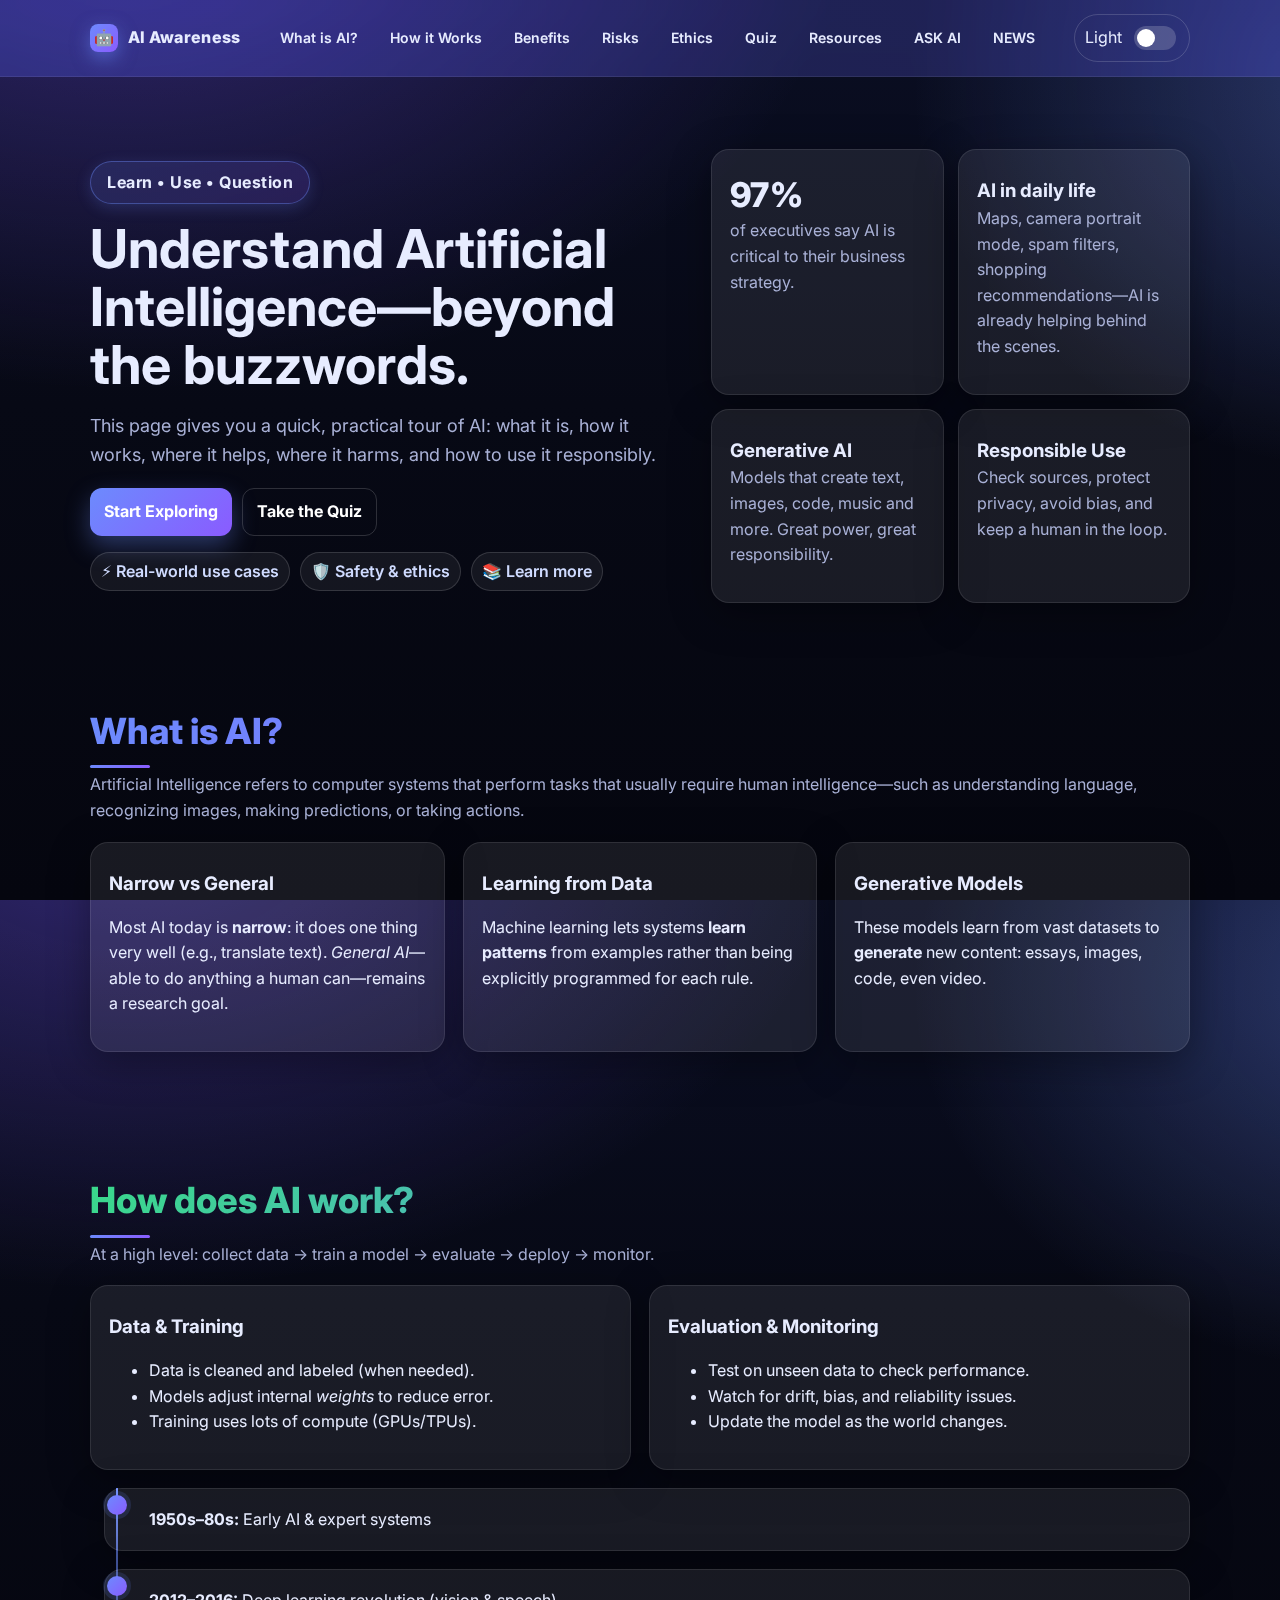
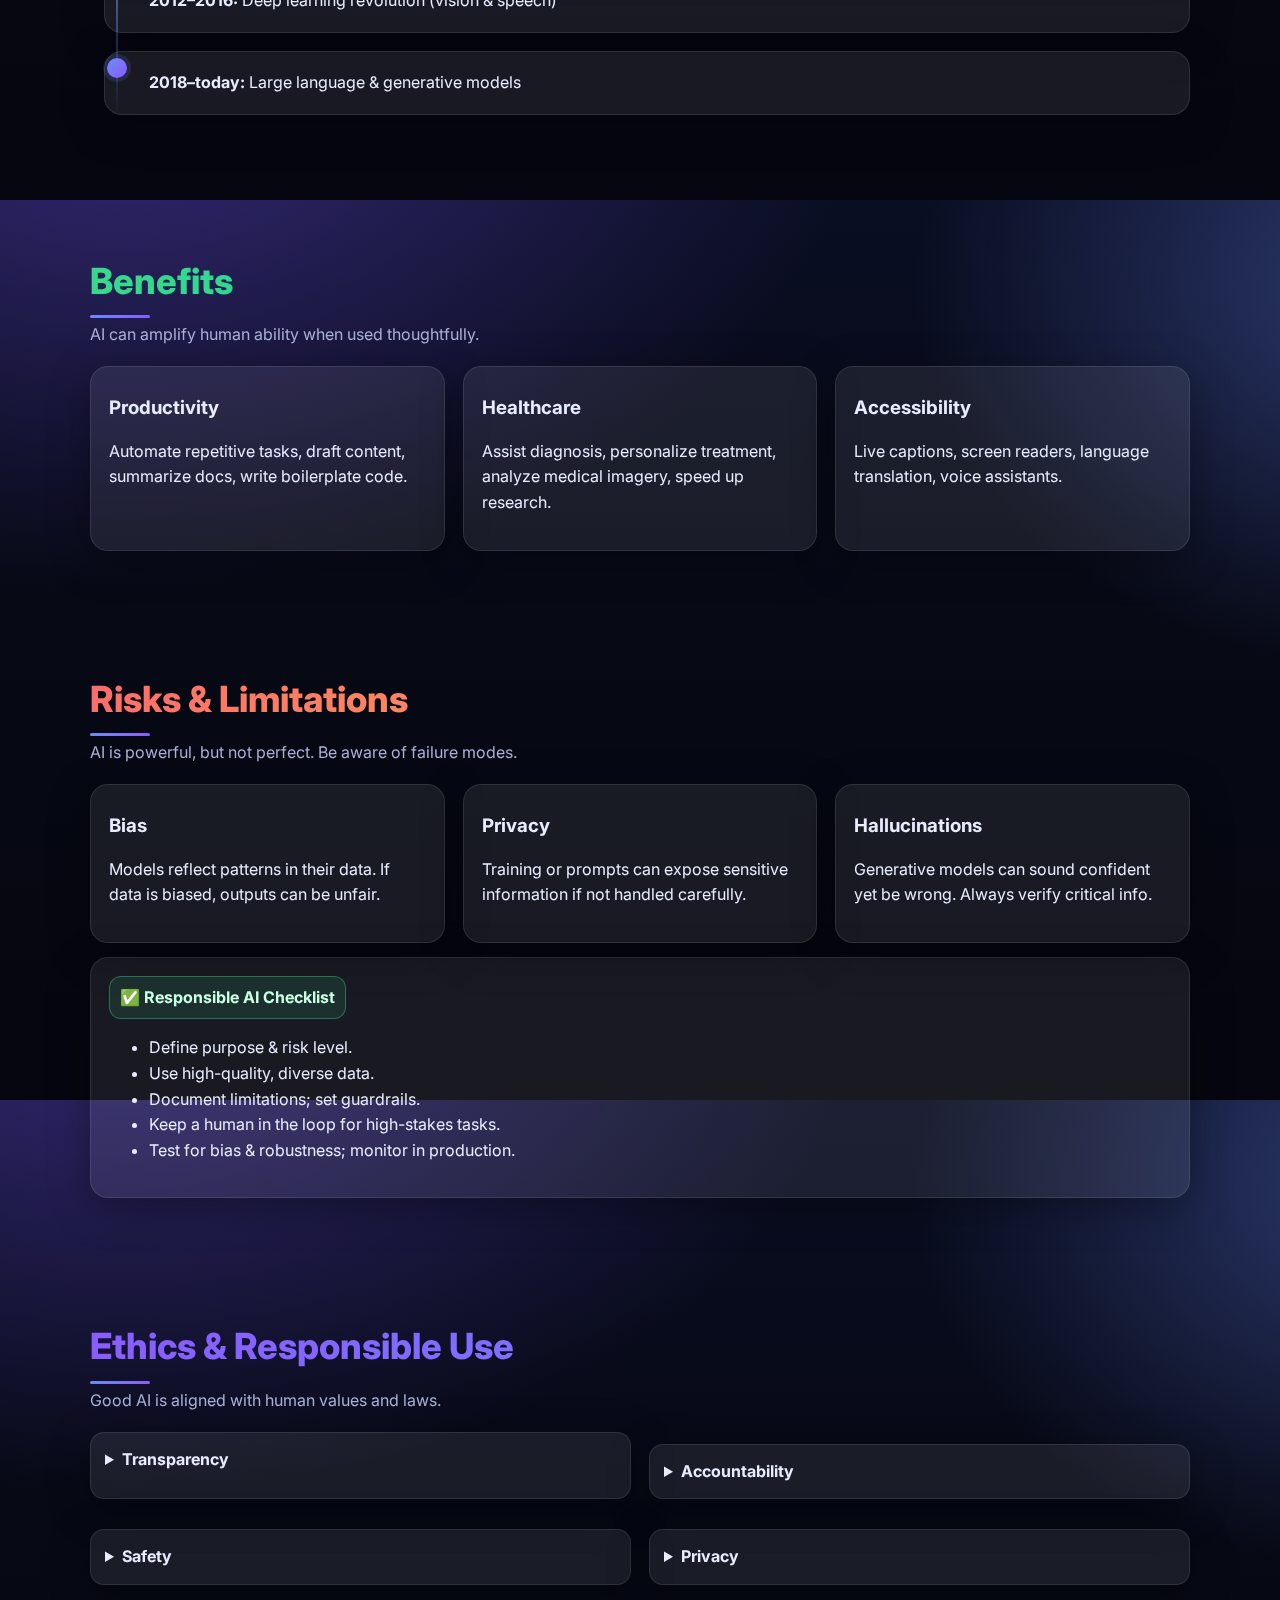
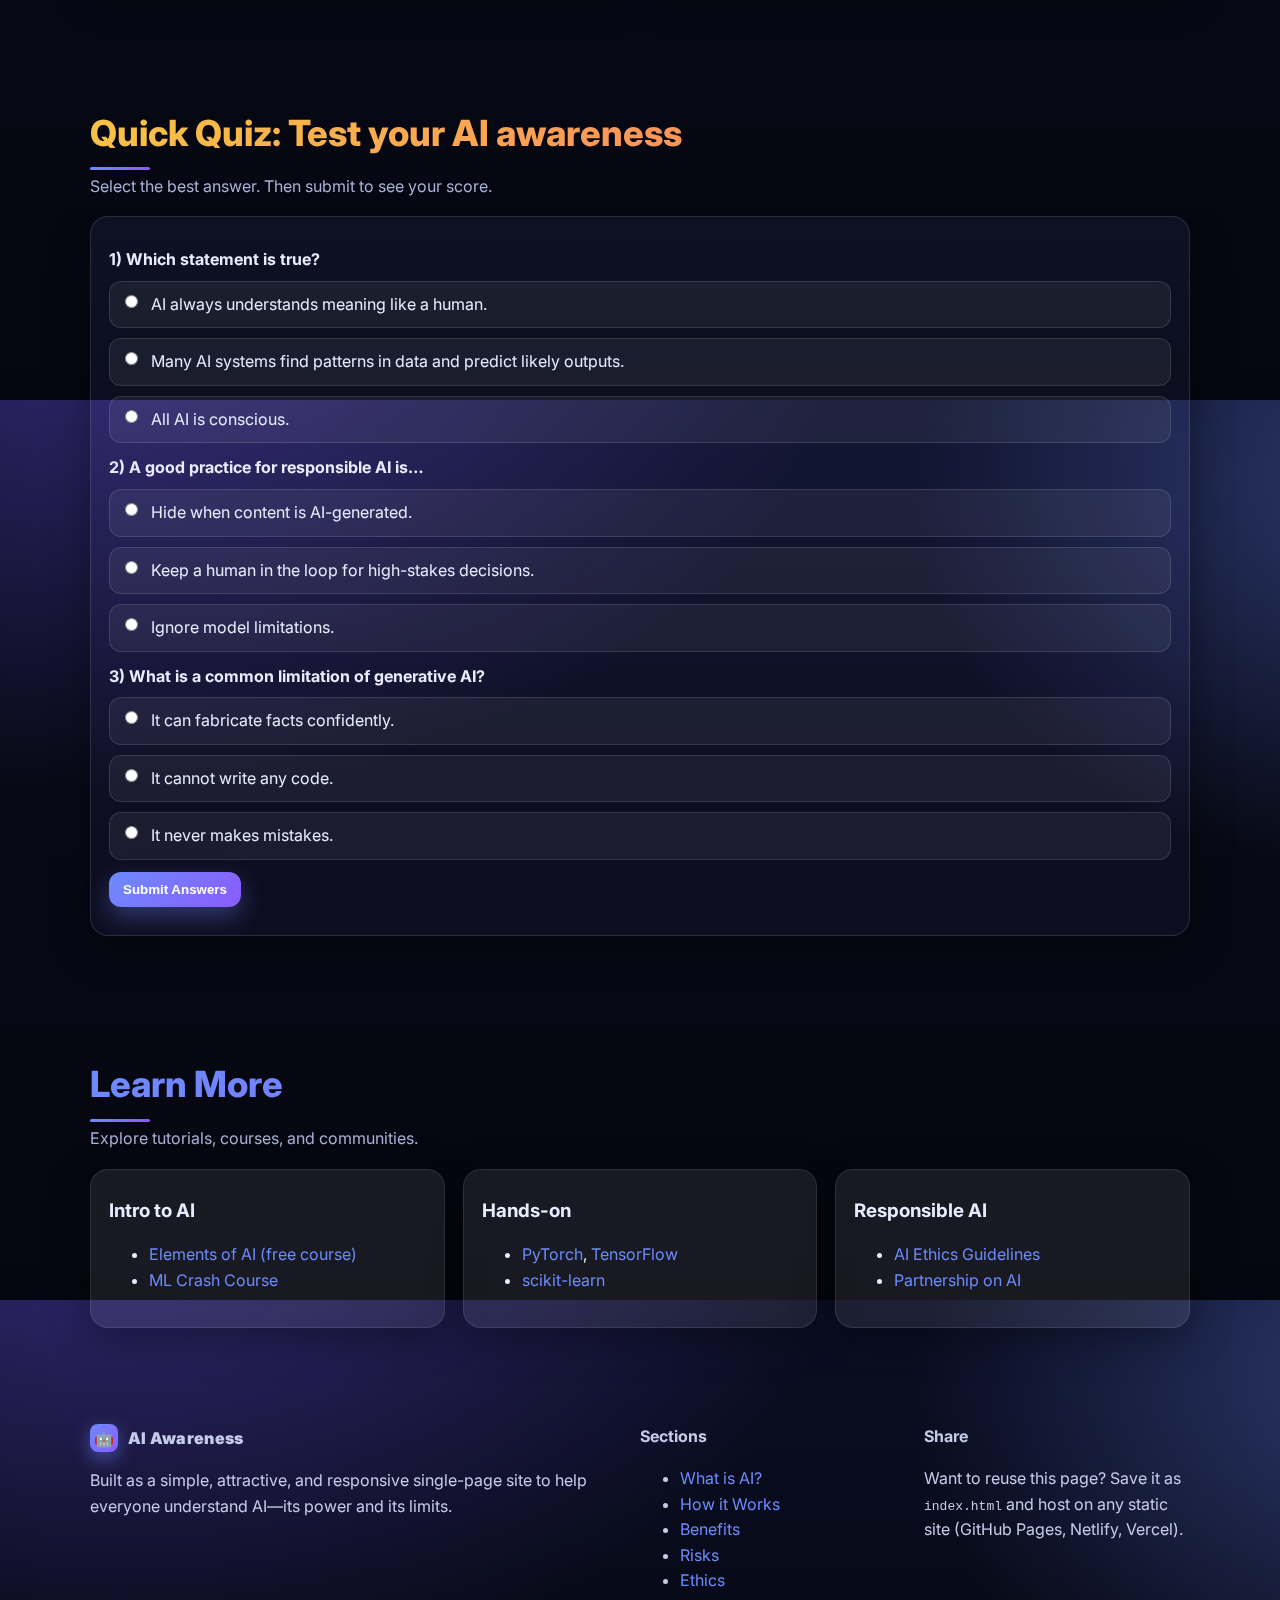
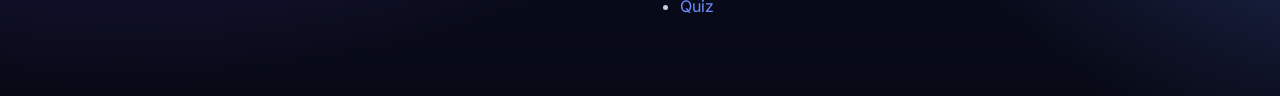
<file: Index.html>
<!DOCTYPE html>
<html lang="en">
<head>
  <meta charset="UTF-8" />
  <meta name="viewport" content="width=device-width, initial-scale=1" />
  <title>AI Awareness • Learn, Use, and Question</title>
  <meta name="description" content="An attractive, responsive single-page site to raise awareness about Artificial Intelligence: what it is, how it works, benefits, risks, ethics, and how to use it responsibly." />
  <link rel="preconnect" href="https://fonts.googleapis.com">
  <link rel="preconnect" href="https://fonts.gstatic.com" crossorigin>
  <link href="https://fonts.googleapis.com/css2?family=Inter:wght@300;400;600;700;800&display=swap" rel="stylesheet">
  <link rel="stylesheet" href="styles.css">
</head>
<body>
  <!-- NAVBAR -->
  <header class="nav" role="banner">
    <div class="container nav-inner">
      <div class="brand">
        <span class="logo" aria-hidden="true">🤖</span>
        <span>AI Awareness</span>
      </div>
      <nav class="nav-links" aria-label="Primary">
        <a href="#what">What is AI?</a>
        <a href="#how">How it Works</a>
        <a href="#benefits">Benefits</a>
        <a href="#risks">Risks</a>
        <a href="#ethics">Ethics</a>
        <a href="#quiz">Quiz</a>
        <a href="#resources">Resources</a>
        <a href="chatbot.html" target="_blank">ASK AI</a>
        <a href="update.html" target="_blank">NEWS</a>
      </nav>
      <label class="toggle" title="Toggle light/dark">
        <span>Light</span>
        <input id="modeToggle" type="checkbox" aria-label="Toggle color mode" />
      </label>
    </div>
  </header>

  <!-- HERO -->
  <section class="hero">
    <div class="container hero-grid">
      <div>
        <span class="kicker">Learn • Use • Question</span>
        <h1>Understand Artificial Intelligence—beyond the buzzwords.</h1>
        <p class="lead">This page gives you a quick, practical tour of AI: what it is, how it works, where it helps, where it harms, and how to use it responsibly.</p>
        <div style="display:flex; gap:10px; margin-top:18px; flex-wrap:wrap">
          <a class="btn" href="#what">Start Exploring</a>
          <a class="btn ghost" href="#quiz">Take the Quiz</a>
        </div>
        <div style="display:flex; gap:10px; margin-top:16px; flex-wrap:wrap">
          <span class="pill">⚡ Real-world use cases</span>
          <span class="pill">🛡️ Safety & ethics</span>
          <span class="pill">📚 Learn more</span>
        </div>
      </div>
      <div class="floaty">
        <div class="hero-cards">
          <div class="card">
            <div class="stat">97%</div>
            <div class="sub">of executives say AI is critical to their business strategy.</div>
          </div>
          <div class="card">
            <h3>AI in daily life</h3>
            <p class="sub">Maps, camera portrait mode, spam filters, shopping recommendations—AI is already helping behind the scenes.</p>
          </div>
          <div class="card">
            <h3>Generative AI</h3>
            <p class="sub">Models that create text, images, code, music and more. Great power, great responsibility.</p>
          </div>
          <div class="card">
            <h3>Responsible Use</h3>
            <p class="sub">Check sources, protect privacy, avoid bias, and keep a human in the loop.</p>
          </div>
        </div>
      </div>
    </div>
  </section>

  <!-- WHAT IS AI -->
  <section id="what">
    <div class="container">
      <h2>What is AI?</h2>
      <p class="sub">Artificial Intelligence refers to computer systems that perform tasks that usually require human intelligence—such as understanding language, recognizing images, making predictions, or taking actions.</p>
      <div class="grid-3" style="margin-top:18px">
        <div class="card">
          <h3>Narrow vs General</h3>
          <p>Most AI today is <strong>narrow</strong>: it does one thing very well (e.g., translate text). <em>General AI</em>—able to do anything a human can—remains a research goal.</p>
        </div>
        <div class="card">
          <h3>Learning from Data</h3>
          <p>Machine learning lets systems <strong>learn patterns</strong> from examples rather than being explicitly programmed for each rule.</p>
        </div>
        <div class="card">
          <h3>Generative Models</h3>
          <p>These models learn from vast datasets to <strong>generate</strong> new content: essays, images, code, even video.</p>
        </div>
      </div>
    </div>
  </section>

  <!-- HOW IT WORKS -->
  <section id="how">
    <div class="container">
      <h2>How does AI work?</h2>
      <p class="sub">At a high level: collect data → train a model → evaluate → deploy → monitor.</p>
      <div class="grid-2" style="margin-top:18px">
        <div class="card">
          <h3>Data & Training</h3>
          <ul>
            <li>Data is cleaned and labeled (when needed).</li>
            <li>Models adjust internal <em>weights</em> to reduce error.</li>
            <li>Training uses lots of compute (GPUs/TPUs).</li>
          </ul>
        </div>
        <div class="card">
          <h3>Evaluation & Monitoring</h3>
          <ul>
            <li>Test on unseen data to check performance.</li>
            <li>Watch for drift, bias, and reliability issues.</li>
            <li>Update the model as the world changes.</li>
          </ul>
        </div>
      </div>

      <div class="timeline" style="margin-top:16px">
        <div class="tl-item card">
          <div class="dot" aria-hidden="true"></div>
          <strong>1950s–80s:</strong> Early AI & expert systems
        </div>
        <div class="tl-item card">
          <div class="dot" aria-hidden="true"></div>
          <strong>2012–2016:</strong> Deep learning revolution (vision & speech)
        </div>
        <div class="tl-item card">
          <div class="dot" aria-hidden="true"></div>
          <strong>2018–today:</strong> Large language & generative models
        </div>
      </div>
    </div>
  </section>

  <!-- BENEFITS -->
  <section id="benefits">
    <div class="container">
      <h2>Benefits</h2>
      <p class="sub">AI can amplify human ability when used thoughtfully.</p>
      <div class="grid-3" style="margin-top:18px">
        <div class="card">
          <h3>Productivity</h3>
          <p>Automate repetitive tasks, draft content, summarize docs, write boilerplate code.</p>
        </div>
        <div class="card">
          <h3>Healthcare</h3>
          <p>Assist diagnosis, personalize treatment, analyze medical imagery, speed up research.</p>
        </div>
        <div class="card">
          <h3>Accessibility</h3>
          <p>Live captions, screen readers, language translation, voice assistants.</p>
        </div>
      </div>
    </div>
  </section>

  <!-- RISKS -->
  <section id="risks">
    <div class="container">
      <h2>Risks & Limitations</h2>
      <p class="sub">AI is powerful, but not perfect. Be aware of failure modes.</p>
      <div class="grid-3" style="margin-top:18px">
        <div class="card">
          <h3>Bias</h3>
          <p>Models reflect patterns in their data. If data is biased, outputs can be unfair.</p>
        </div>
        <div class="card">
          <h3>Privacy</h3>
          <p>Training or prompts can expose sensitive information if not handled carefully.</p>
        </div>
        <div class="card">
          <h3>Hallucinations</h3>
          <p>Generative models can sound confident yet be wrong. Always verify critical info.</p>
        </div>
      </div>
      <div class="card" style="margin-top:14px">
        <span class="badge">✅ Responsible AI Checklist</span>
        <ul>
          <li>Define purpose & risk level.</li>
          <li>Use high-quality, diverse data.</li>
          <li>Document limitations; set guardrails.</li>
          <li>Keep a human in the loop for high-stakes tasks.</li>
          <li>Test for bias & robustness; monitor in production.</li>
        </ul>
      </div>
    </div>
  </section>

  <!-- ETHICS & POLICY -->
  <section id="ethics">
    <div class="container">
      <h2>Ethics & Responsible Use</h2>
      <p class="sub">Good AI is aligned with human values and laws.</p>
      <div class="grid-2" style="margin-top:18px">
        <details>
          <summary>Transparency</summary>
          <p>Be clear when content is AI-generated. Document data sources where possible.</p>
        </details>
        <details>
          <summary>Accountability</summary>
          <p>Define who is responsible for outcomes; enable audits and redress mechanisms.</p>
        </details>
        <details>
          <summary>Safety</summary>
          <p>Prevent harmful use (e.g., scams, malware, harassment). Use safety filters and rate limits.</p>
        </details>
        <details>
          <summary>Privacy</summary>
          <p>Protect user data; minimize collection; comply with regulations; anonymize where possible.</p>
        </details>
      </div>
    </div>
  </section>

  <!-- QUIZ -->
  <section id="quiz">
    <div class="container">
      <h2>Quick Quiz: Test your AI awareness</h2>
      <p class="sub">Select the best answer. Then submit to see your score.</p>
      <form class="quiz" id="quizForm">
        <div class="q">
          <strong>1) Which statement is true?</strong>
          <div class="choices">
            <label><input type="radio" name="q1" value="a"> AI always understands meaning like a human.</label>
            <label><input type="radio" name="q1" value="b"> Many AI systems find patterns in data and predict likely outputs.</label>
            <label><input type="radio" name="q1" value="c"> All AI is conscious.</label>
          </div>
        </div>
        <div class="q">
          <strong>2) A good practice for responsible AI is…</strong>
          <div class="choices">
            <label><input type="radio" name="q2" value="a"> Hide when content is AI-generated.</label>
            <label><input type="radio" name="q2" value="b"> Keep a human in the loop for high-stakes decisions.</label>
            <label><input type="radio" name="q2" value="c"> Ignore model limitations.</label>
          </div>
        </div>
        <div class="q">
          <strong>3) What is a common limitation of generative AI?</strong>
          <div class="choices">
            <label><input type="radio" name="q3" value="a"> It can fabricate facts confidently.</label>
            <label><input type="radio" name="q3" value="b"> It cannot write any code.</label>
            <label><input type="radio" name="q3" value="c"> It never makes mistakes.</label>
          </div>
        </div>
        <button type="submit" class="btn">Submit Answers</button>
        <div id="score" class="score" aria-live="polite"></div>
      </form>
    </div>
  </section>

  <!-- RESOURCES -->
  <section id="resources">
    <div class="container">
      <h2>Learn More</h2>
      <p class="sub">Explore tutorials, courses, and communities.</p>
      <div class="grid-3" style="margin-top:18px">
        <div class="card">
          <h3>Intro to AI</h3>
          <ul>
            <li><a href="https://www.elementsofai.com/" target="_blank" rel="noopener">Elements of AI (free course)</a></li>
            <li><a href="https://developers.google.com/machine-learning/crash-course" target="_blank" rel="noopener">ML Crash Course</a></li>
          </ul>
        </div>
        <div class="card">
          <h3>Hands-on</h3>
          <ul>
            <li><a href="https://pytorch.org/" target="_blank" rel="noopener">PyTorch</a>, <a href="https://www.tensorflow.org/" target="_blank" rel="noopener">TensorFlow</a></li>
            <li><a href="https://scikit-learn.org/" target="_blank" rel="noopener">scikit-learn</a></li>
          </ul>
        </div>
        <div class="card">
          <h3>Responsible AI</h3>
          <ul>
            <li><a href="https://aiethicsguidelines.org/" target="_blank" rel="noopener">AI Ethics Guidelines</a></li>
            <li><a href="https://www.partnershiponai.org/" target="_blank" rel="noopener">Partnership on AI</a></li>
          </ul>
        </div>
      </div>
    </div>
  </section>

  <!-- FOOTER -->
  <footer>
    <div class="container footer-grid">
      <div>
        <div class="brand" style="margin-bottom:8px">
          <span class="logo">🤖</span><strong>AI Awareness</strong>
        </div>
        <p>Built as a simple, attractive, and responsive single-page site to help everyone understand AI—its power and its limits.</p>
      </div>
      <div>
        <strong>Sections</strong>
        <ul>
          <li><a href="#what">What is AI?</a></li>
          <li><a href="#how">How it Works</a></li>
          <li><a href="#benefits">Benefits</a></li>
          <li><a href="#risks">Risks</a></li>
          <li><a href="#ethics">Ethics</a></li>
          <li><a href="#quiz">Quiz</a></li>
        </ul>
      </div>
      <div>
        <strong>Share</strong>
        <p>Want to reuse this page? Save it as <code>index.html</code> and host on any static site (GitHub Pages, Netlify, Vercel).</p>
      </div>
    </div>
  </footer>

  <script src="script.js"></script>
</body>
</html>
</file>
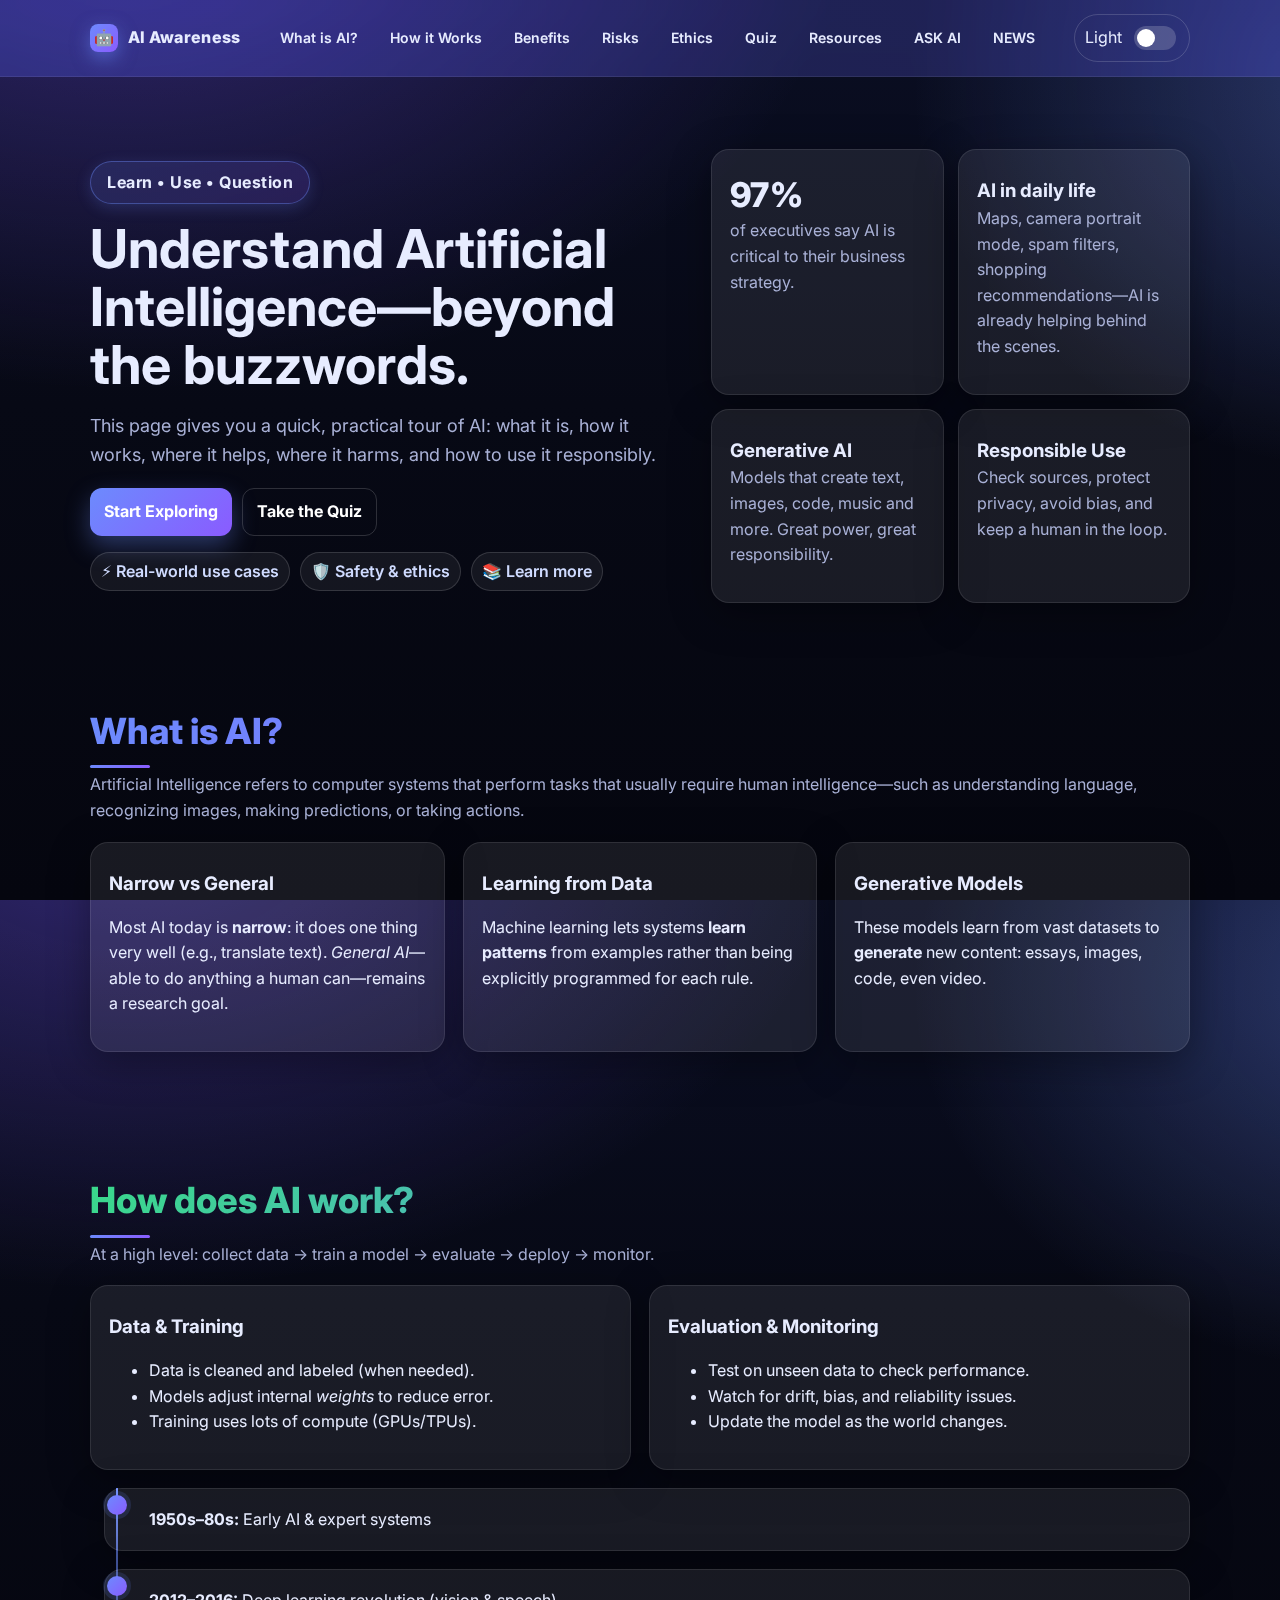
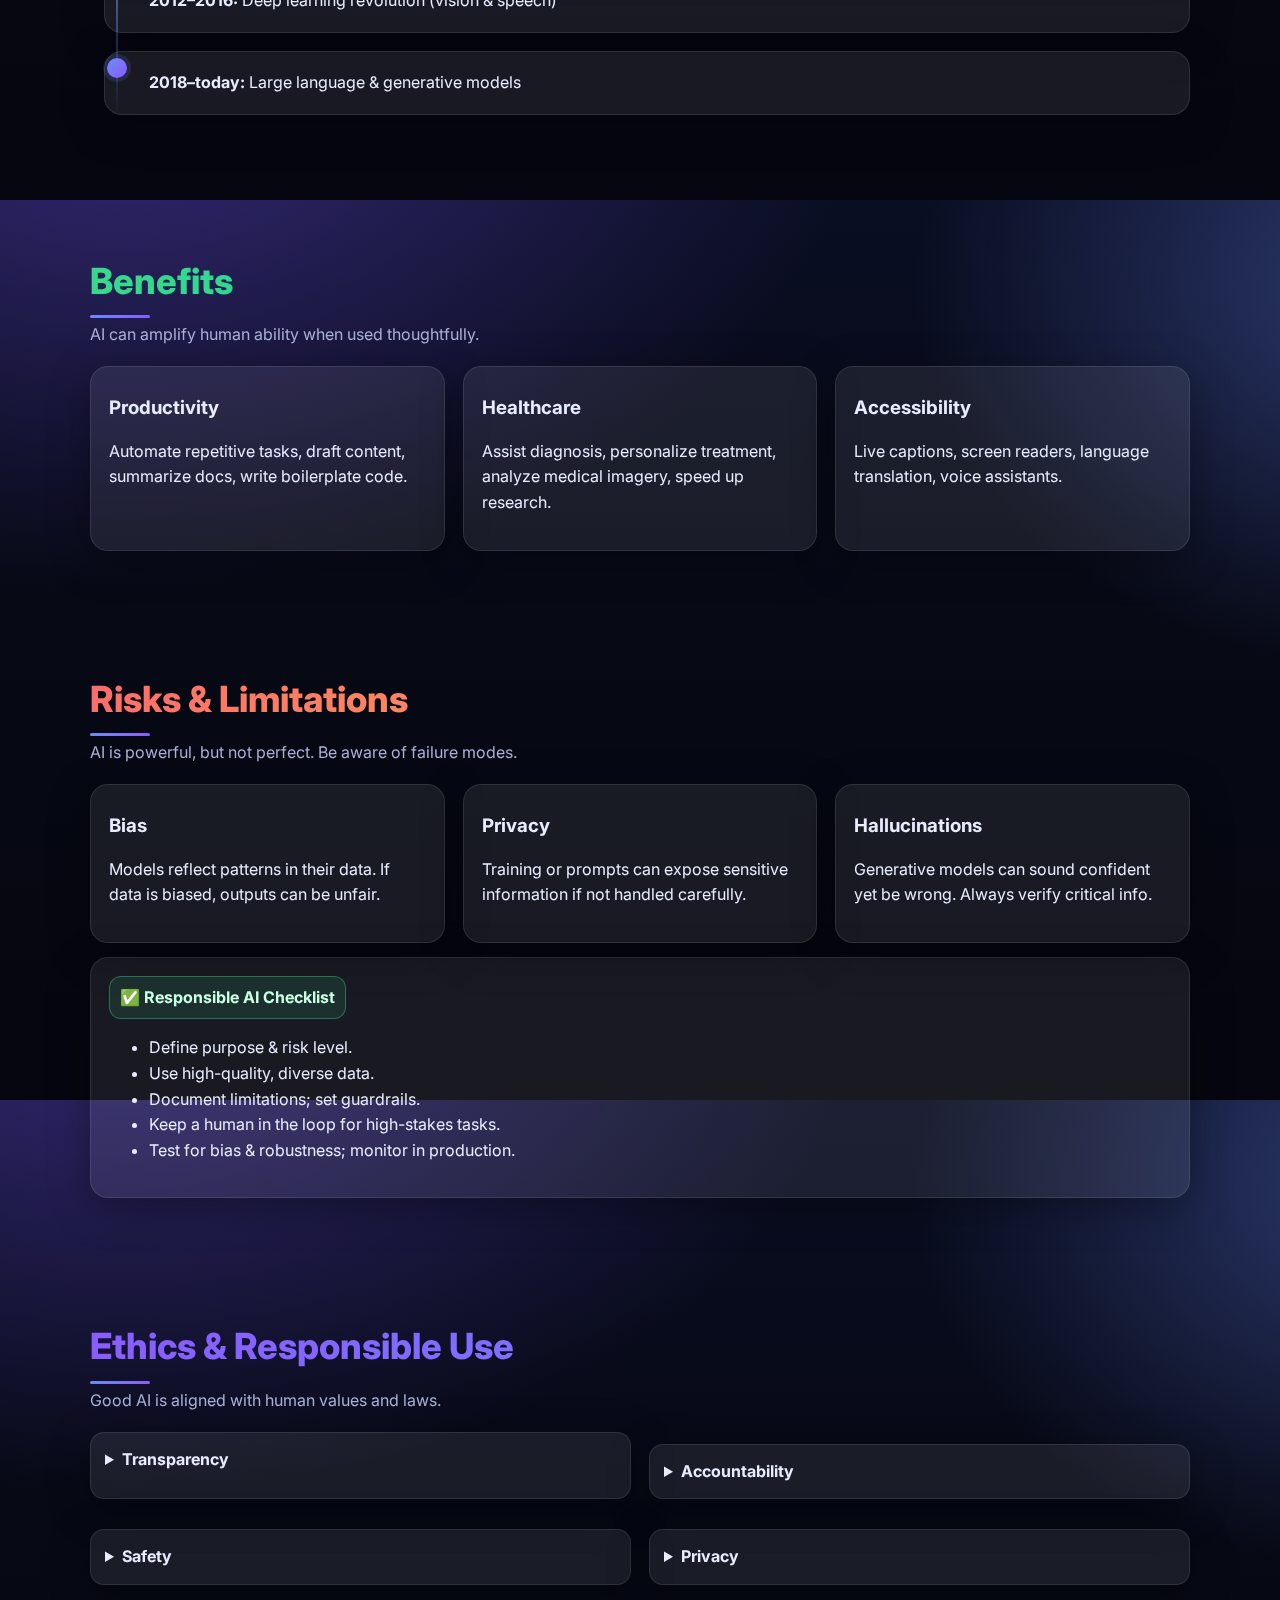
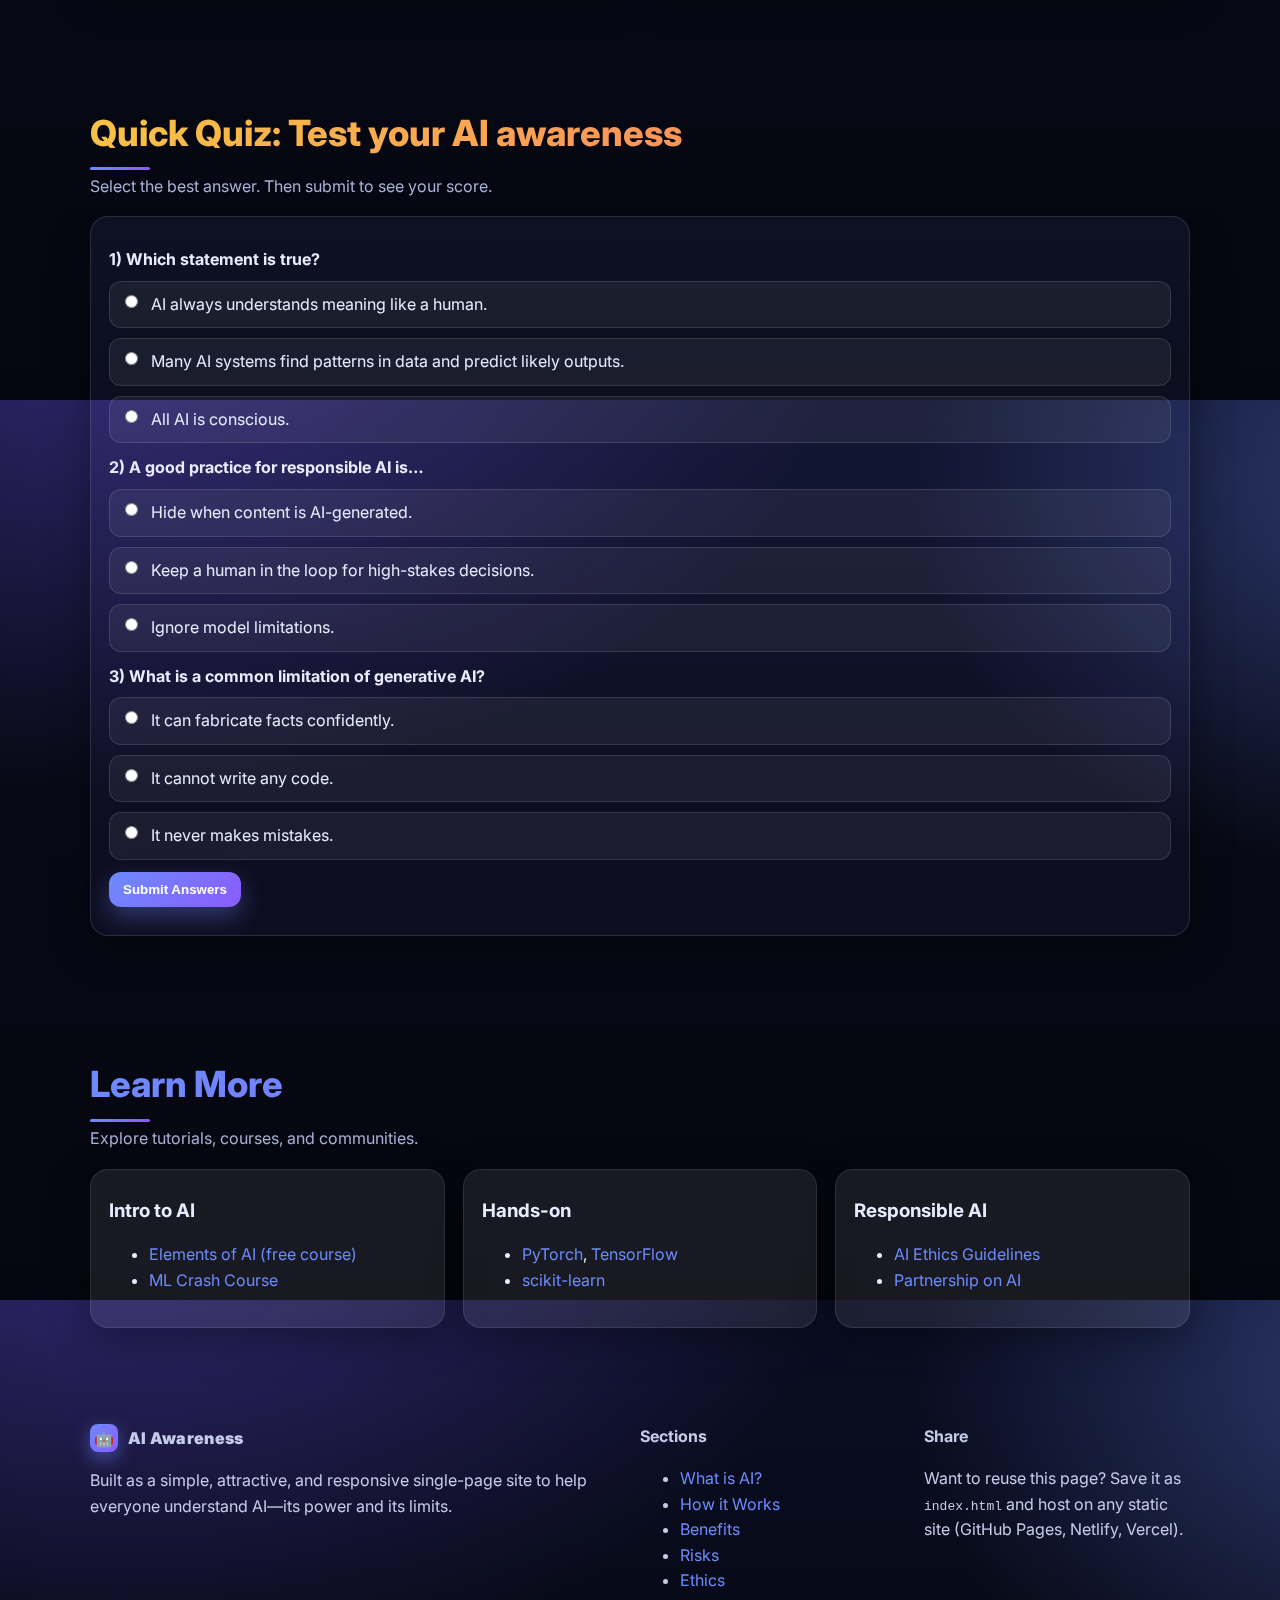
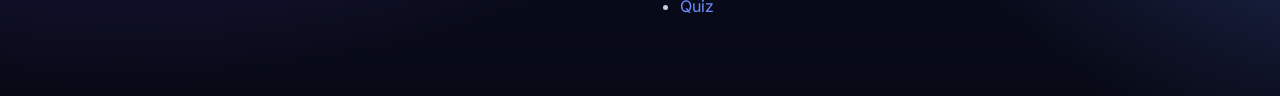
<file: index.html>
<!DOCTYPE html>
<html lang="en">
<head>
  <meta charset="UTF-8" />
  <meta name="viewport" content="width=device-width, initial-scale=1" />
  <title>AI Awareness • Learn, Use, and Question</title>
  <meta name="description" content="An attractive, responsive single-page site to raise awareness about Artificial Intelligence: what it is, how it works, benefits, risks, ethics, and how to use it responsibly." />
  <link rel="preconnect" href="https://fonts.googleapis.com">
  <link rel="preconnect" href="https://fonts.gstatic.com" crossorigin>
  <link href="https://fonts.googleapis.com/css2?family=Inter:wght@300;400;600;700;800&display=swap" rel="stylesheet">
  <link rel="stylesheet" href="styles.css">
</head>
<body>
  <!-- NAVBAR -->
  <header class="nav" role="banner">
    <div class="container nav-inner">
      <div class="brand">
        <span class="logo" aria-hidden="true">🤖</span>
        <span>AI Awareness</span>
      </div>
      <nav class="nav-links" aria-label="Primary">
        <a href="#what">What is AI?</a>
        <a href="#how">How it Works</a>
        <a href="#benefits">Benefits</a>
        <a href="#risks">Risks</a>
        <a href="#ethics">Ethics</a>
        <a href="#quiz">Quiz</a>
        <a href="#resources">Resources</a>
        <a href="chatbot.html" target="_blank">ASK AI</a>
        <a href="update.html" target="_blank">NEWS</a>
      </nav>
      <label class="toggle" title="Toggle light/dark">
        <span>Light</span>
        <input id="modeToggle" type="checkbox" aria-label="Toggle color mode" />
      </label>
    </div>
  </header>

  <!-- HERO -->
  <section class="hero">
    <div class="container hero-grid">
      <div>
        <span class="kicker">Learn • Use • Question</span>
        <h1>Understand Artificial Intelligence—beyond the buzzwords.</h1>
        <p class="lead">This page gives you a quick, practical tour of AI: what it is, how it works, where it helps, where it harms, and how to use it responsibly.</p>
        <div style="display:flex; gap:10px; margin-top:18px; flex-wrap:wrap">
          <a class="btn" href="#what">Start Exploring</a>
          <a class="btn ghost" href="#quiz">Take the Quiz</a>
        </div>
        <div style="display:flex; gap:10px; margin-top:16px; flex-wrap:wrap">
          <span class="pill">⚡ Real-world use cases</span>
          <span class="pill">🛡️ Safety & ethics</span>
          <span class="pill">📚 Learn more</span>
        </div>
      </div>
      <div class="floaty">
        <div class="hero-cards">
          <div class="card">
            <div class="stat">97%</div>
            <div class="sub">of executives say AI is critical to their business strategy.</div>
          </div>
          <div class="card">
            <h3>AI in daily life</h3>
            <p class="sub">Maps, camera portrait mode, spam filters, shopping recommendations—AI is already helping behind the scenes.</p>
          </div>
          <div class="card">
            <h3>Generative AI</h3>
            <p class="sub">Models that create text, images, code, music and more. Great power, great responsibility.</p>
          </div>
          <div class="card">
            <h3>Responsible Use</h3>
            <p class="sub">Check sources, protect privacy, avoid bias, and keep a human in the loop.</p>
          </div>
        </div>
      </div>
    </div>
  </section>

  <!-- WHAT IS AI -->
  <section id="what">
    <div class="container">
      <h2>What is AI?</h2>
      <p class="sub">Artificial Intelligence refers to computer systems that perform tasks that usually require human intelligence—such as understanding language, recognizing images, making predictions, or taking actions.</p>
      <div class="grid-3" style="margin-top:18px">
        <div class="card">
          <h3>Narrow vs General</h3>
          <p>Most AI today is <strong>narrow</strong>: it does one thing very well (e.g., translate text). <em>General AI</em>—able to do anything a human can—remains a research goal.</p>
        </div>
        <div class="card">
          <h3>Learning from Data</h3>
          <p>Machine learning lets systems <strong>learn patterns</strong> from examples rather than being explicitly programmed for each rule.</p>
        </div>
        <div class="card">
          <h3>Generative Models</h3>
          <p>These models learn from vast datasets to <strong>generate</strong> new content: essays, images, code, even video.</p>
        </div>
      </div>
    </div>
  </section>

  <!-- HOW IT WORKS -->
  <section id="how">
    <div class="container">
      <h2>How does AI work?</h2>
      <p class="sub">At a high level: collect data → train a model → evaluate → deploy → monitor.</p>
      <div class="grid-2" style="margin-top:18px">
        <div class="card">
          <h3>Data & Training</h3>
          <ul>
            <li>Data is cleaned and labeled (when needed).</li>
            <li>Models adjust internal <em>weights</em> to reduce error.</li>
            <li>Training uses lots of compute (GPUs/TPUs).</li>
          </ul>
        </div>
        <div class="card">
          <h3>Evaluation & Monitoring</h3>
          <ul>
            <li>Test on unseen data to check performance.</li>
            <li>Watch for drift, bias, and reliability issues.</li>
            <li>Update the model as the world changes.</li>
          </ul>
        </div>
      </div>

      <div class="timeline" style="margin-top:16px">
        <div class="tl-item card">
          <div class="dot" aria-hidden="true"></div>
          <strong>1950s–80s:</strong> Early AI & expert systems
        </div>
        <div class="tl-item card">
          <div class="dot" aria-hidden="true"></div>
          <strong>2012–2016:</strong> Deep learning revolution (vision & speech)
        </div>
        <div class="tl-item card">
          <div class="dot" aria-hidden="true"></div>
          <strong>2018–today:</strong> Large language & generative models
        </div>
      </div>
    </div>
  </section>

  <!-- BENEFITS -->
  <section id="benefits">
    <div class="container">
      <h2>Benefits</h2>
      <p class="sub">AI can amplify human ability when used thoughtfully.</p>
      <div class="grid-3" style="margin-top:18px">
        <div class="card">
          <h3>Productivity</h3>
          <p>Automate repetitive tasks, draft content, summarize docs, write boilerplate code.</p>
        </div>
        <div class="card">
          <h3>Healthcare</h3>
          <p>Assist diagnosis, personalize treatment, analyze medical imagery, speed up research.</p>
        </div>
        <div class="card">
          <h3>Accessibility</h3>
          <p>Live captions, screen readers, language translation, voice assistants.</p>
        </div>
      </div>
    </div>
  </section>

  <!-- RISKS -->
  <section id="risks">
    <div class="container">
      <h2>Risks & Limitations</h2>
      <p class="sub">AI is powerful, but not perfect. Be aware of failure modes.</p>
      <div class="grid-3" style="margin-top:18px">
        <div class="card">
          <h3>Bias</h3>
          <p>Models reflect patterns in their data. If data is biased, outputs can be unfair.</p>
        </div>
        <div class="card">
          <h3>Privacy</h3>
          <p>Training or prompts can expose sensitive information if not handled carefully.</p>
        </div>
        <div class="card">
          <h3>Hallucinations</h3>
          <p>Generative models can sound confident yet be wrong. Always verify critical info.</p>
        </div>
      </div>
      <div class="card" style="margin-top:14px">
        <span class="badge">✅ Responsible AI Checklist</span>
        <ul>
          <li>Define purpose & risk level.</li>
          <li>Use high-quality, diverse data.</li>
          <li>Document limitations; set guardrails.</li>
          <li>Keep a human in the loop for high-stakes tasks.</li>
          <li>Test for bias & robustness; monitor in production.</li>
        </ul>
      </div>
    </div>
  </section>

  <!-- ETHICS & POLICY -->
  <section id="ethics">
    <div class="container">
      <h2>Ethics & Responsible Use</h2>
      <p class="sub">Good AI is aligned with human values and laws.</p>
      <div class="grid-2" style="margin-top:18px">
        <details>
          <summary>Transparency</summary>
          <p>Be clear when content is AI-generated. Document data sources where possible.</p>
        </details>
        <details>
          <summary>Accountability</summary>
          <p>Define who is responsible for outcomes; enable audits and redress mechanisms.</p>
        </details>
        <details>
          <summary>Safety</summary>
          <p>Prevent harmful use (e.g., scams, malware, harassment). Use safety filters and rate limits.</p>
        </details>
        <details>
          <summary>Privacy</summary>
          <p>Protect user data; minimize collection; comply with regulations; anonymize where possible.</p>
        </details>
      </div>
    </div>
  </section>

  <!-- QUIZ -->
  <section id="quiz">
    <div class="container">
      <h2>Quick Quiz: Test your AI awareness</h2>
      <p class="sub">Select the best answer. Then submit to see your score.</p>
      <form class="quiz" id="quizForm">
        <div class="q">
          <strong>1) Which statement is true?</strong>
          <div class="choices">
            <label><input type="radio" name="q1" value="a"> AI always understands meaning like a human.</label>
            <label><input type="radio" name="q1" value="b"> Many AI systems find patterns in data and predict likely outputs.</label>
            <label><input type="radio" name="q1" value="c"> All AI is conscious.</label>
          </div>
        </div>
        <div class="q">
          <strong>2) A good practice for responsible AI is…</strong>
          <div class="choices">
            <label><input type="radio" name="q2" value="a"> Hide when content is AI-generated.</label>
            <label><input type="radio" name="q2" value="b"> Keep a human in the loop for high-stakes decisions.</label>
            <label><input type="radio" name="q2" value="c"> Ignore model limitations.</label>
          </div>
        </div>
        <div class="q">
          <strong>3) What is a common limitation of generative AI?</strong>
          <div class="choices">
            <label><input type="radio" name="q3" value="a"> It can fabricate facts confidently.</label>
            <label><input type="radio" name="q3" value="b"> It cannot write any code.</label>
            <label><input type="radio" name="q3" value="c"> It never makes mistakes.</label>
          </div>
        </div>
        <button type="submit" class="btn">Submit Answers</button>
        <div id="score" class="score" aria-live="polite"></div>
      </form>
    </div>
  </section>

  <!-- RESOURCES -->
  <section id="resources">
    <div class="container">
      <h2>Learn More</h2>
      <p class="sub">Explore tutorials, courses, and communities.</p>
      <div class="grid-3" style="margin-top:18px">
        <div class="card">
          <h3>Intro to AI</h3>
          <ul>
            <li><a href="https://www.elementsofai.com/" target="_blank" rel="noopener">Elements of AI (free course)</a></li>
            <li><a href="https://developers.google.com/machine-learning/crash-course" target="_blank" rel="noopener">ML Crash Course</a></li>
          </ul>
        </div>
        <div class="card">
          <h3>Hands-on</h3>
          <ul>
            <li><a href="https://pytorch.org/" target="_blank" rel="noopener">PyTorch</a>, <a href="https://www.tensorflow.org/" target="_blank" rel="noopener">TensorFlow</a></li>
            <li><a href="https://scikit-learn.org/" target="_blank" rel="noopener">scikit-learn</a></li>
          </ul>
        </div>
        <div class="card">
          <h3>Responsible AI</h3>
          <ul>
            <li><a href="https://aiethicsguidelines.org/" target="_blank" rel="noopener">AI Ethics Guidelines</a></li>
            <li><a href="https://www.partnershiponai.org/" target="_blank" rel="noopener">Partnership on AI</a></li>
          </ul>
        </div>
      </div>
    </div>
  </section>

  <!-- FOOTER -->
  <footer>
    <div class="container footer-grid">
      <div>
        <div class="brand" style="margin-bottom:8px">
          <span class="logo">🤖</span><strong>AI Awareness</strong>
        </div>
        <p>Built as a simple, attractive, and responsive single-page site to help everyone understand AI—its power and its limits.</p>
      </div>
      <div>
        <strong>Sections</strong>
        <ul>
          <li><a href="#what">What is AI?</a></li>
          <li><a href="#how">How it Works</a></li>
          <li><a href="#benefits">Benefits</a></li>
          <li><a href="#risks">Risks</a></li>
          <li><a href="#ethics">Ethics</a></li>
          <li><a href="#quiz">Quiz</a></li>
        </ul>
      </div>
      <div>
        <strong>Share</strong>
        <p>Want to reuse this page? Save it as <code>index.html</code> and host on any static site (GitHub Pages, Netlify, Vercel).</p>
      </div>
    </div>
  </footer>

  <script src="script.js"></script>
</body>
</html>
</file>
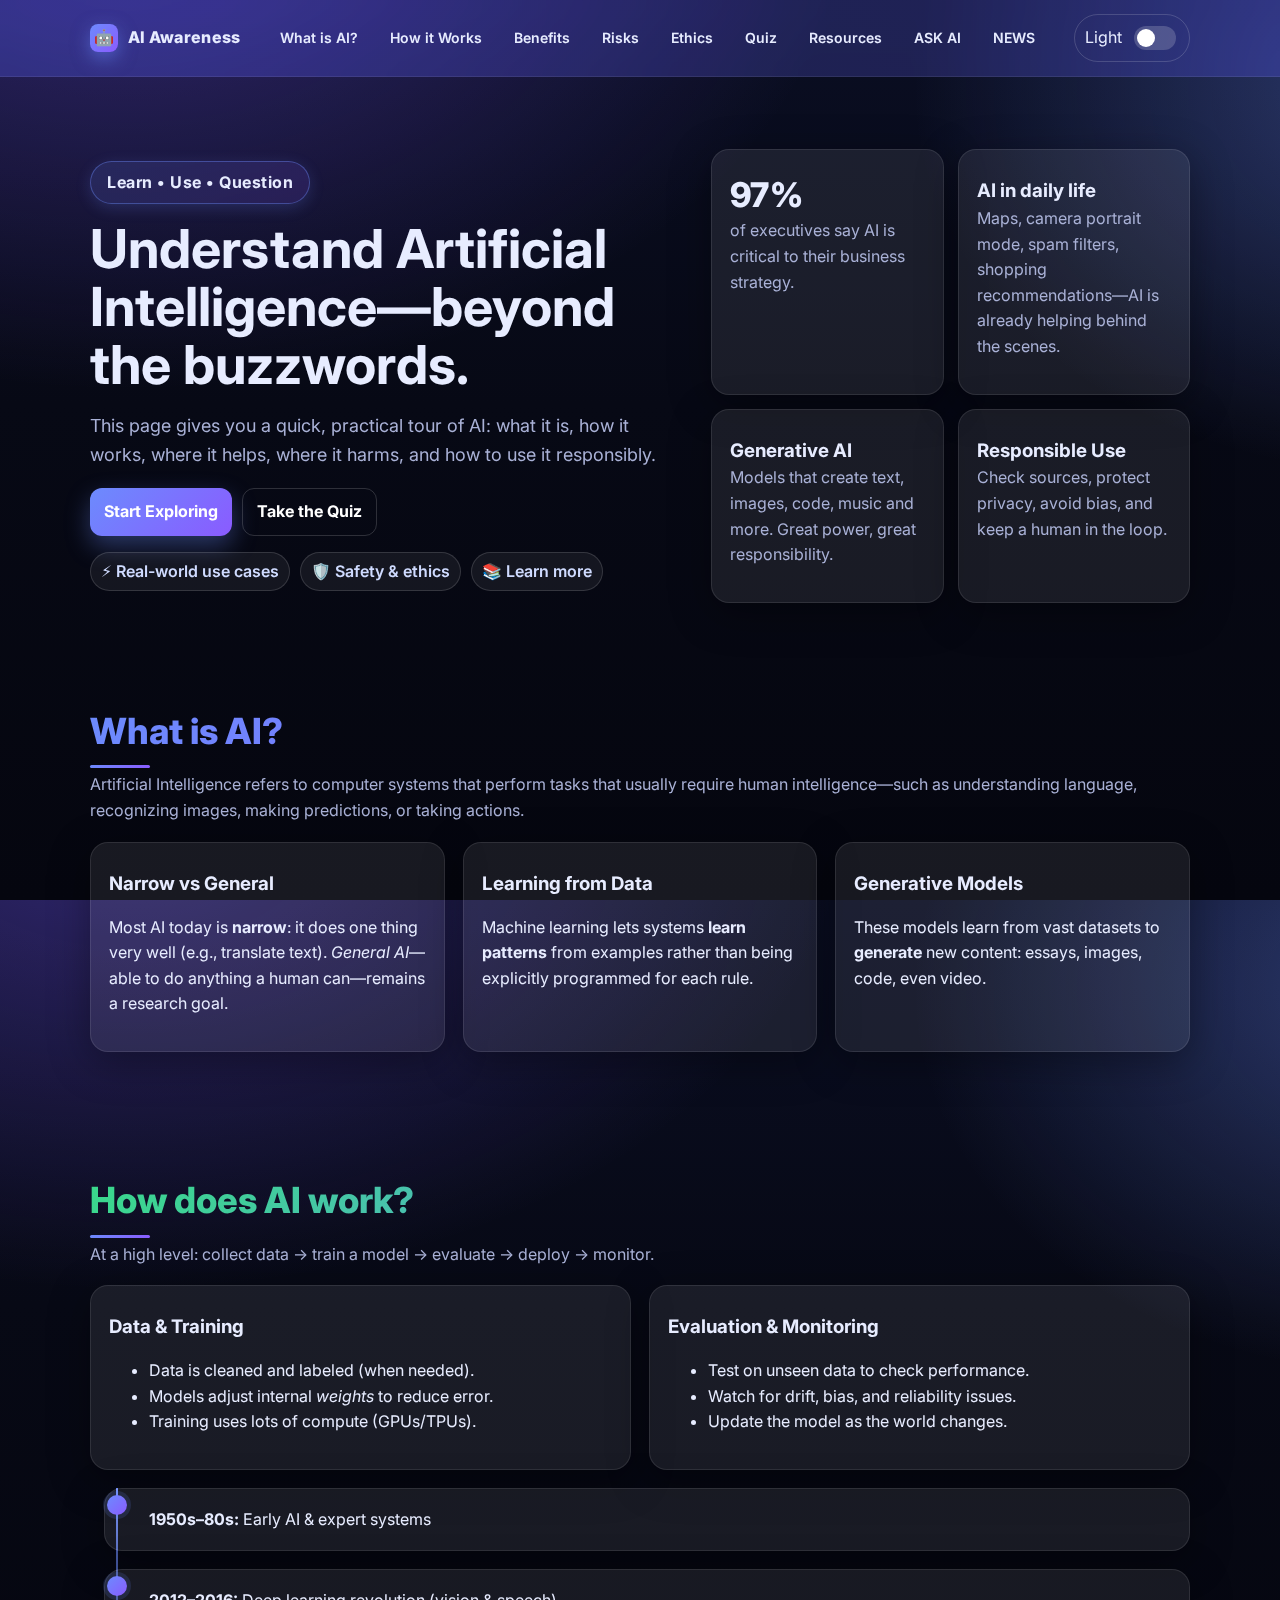
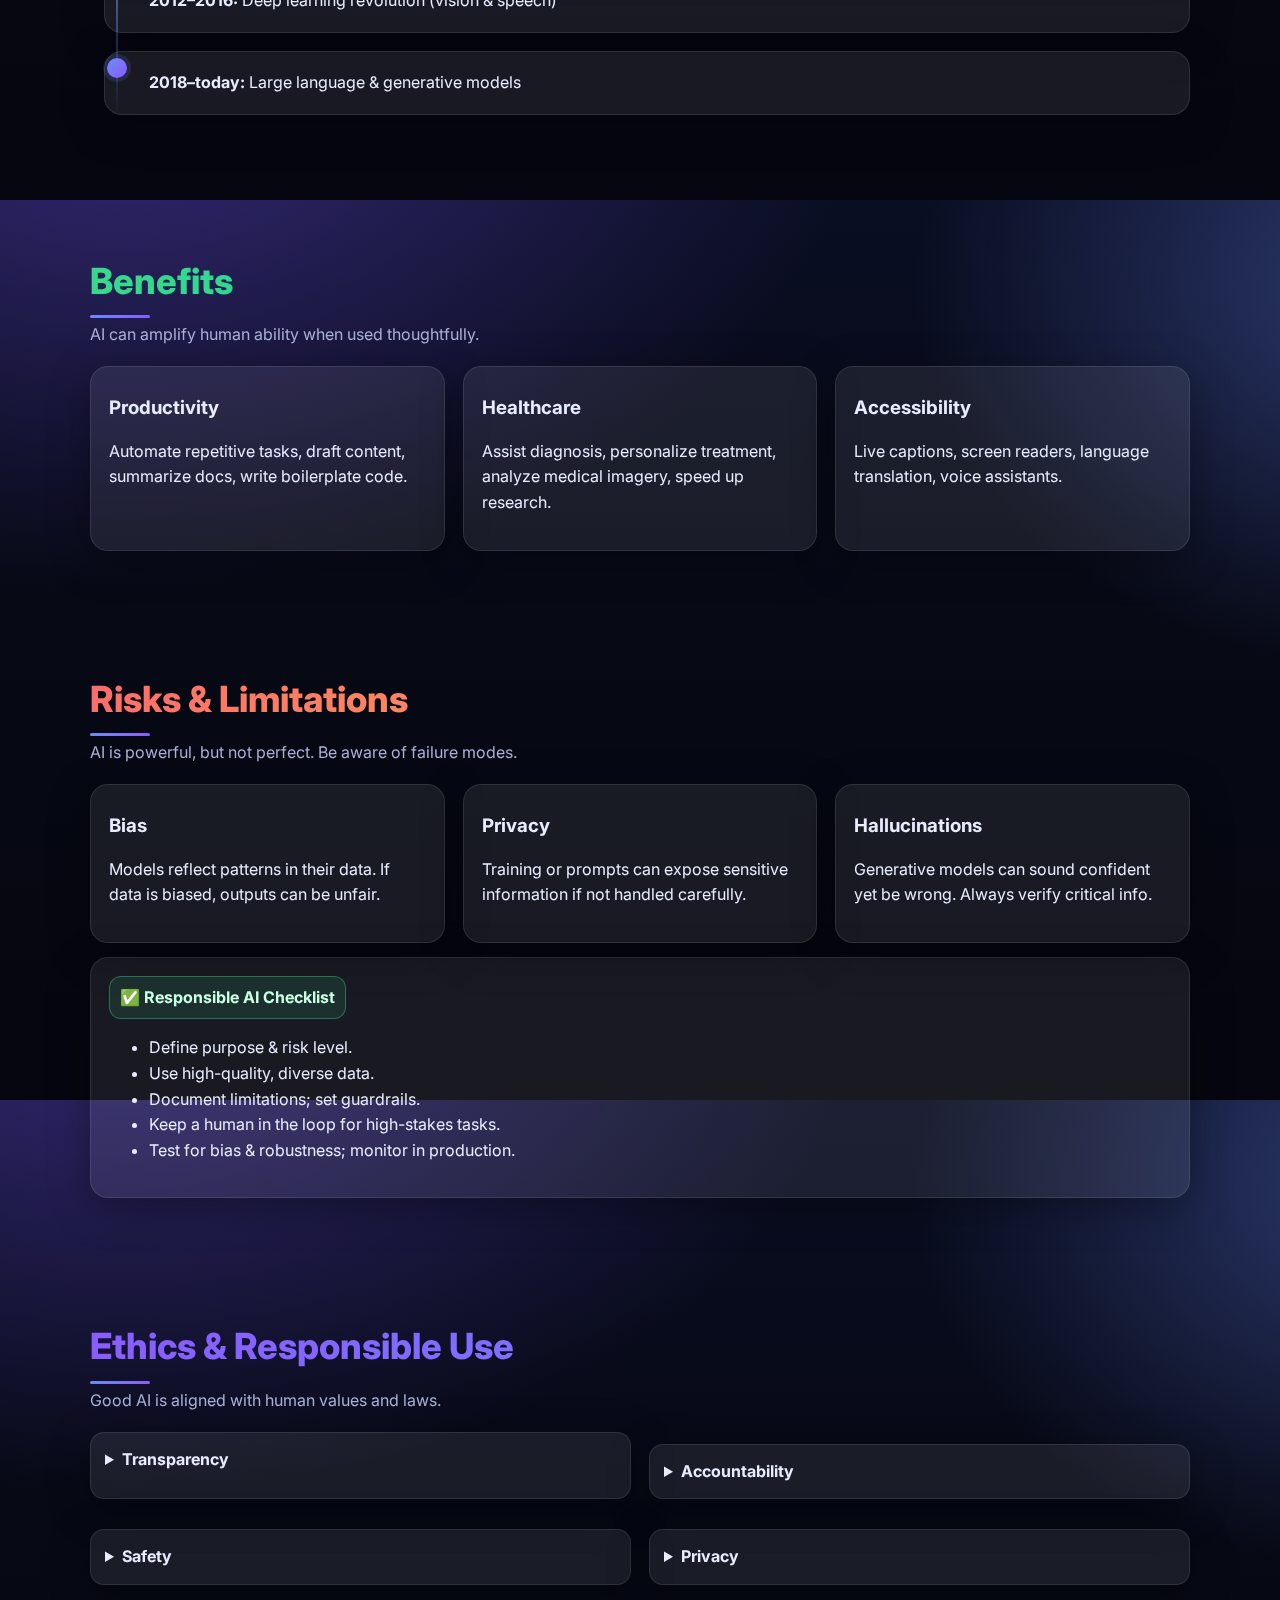
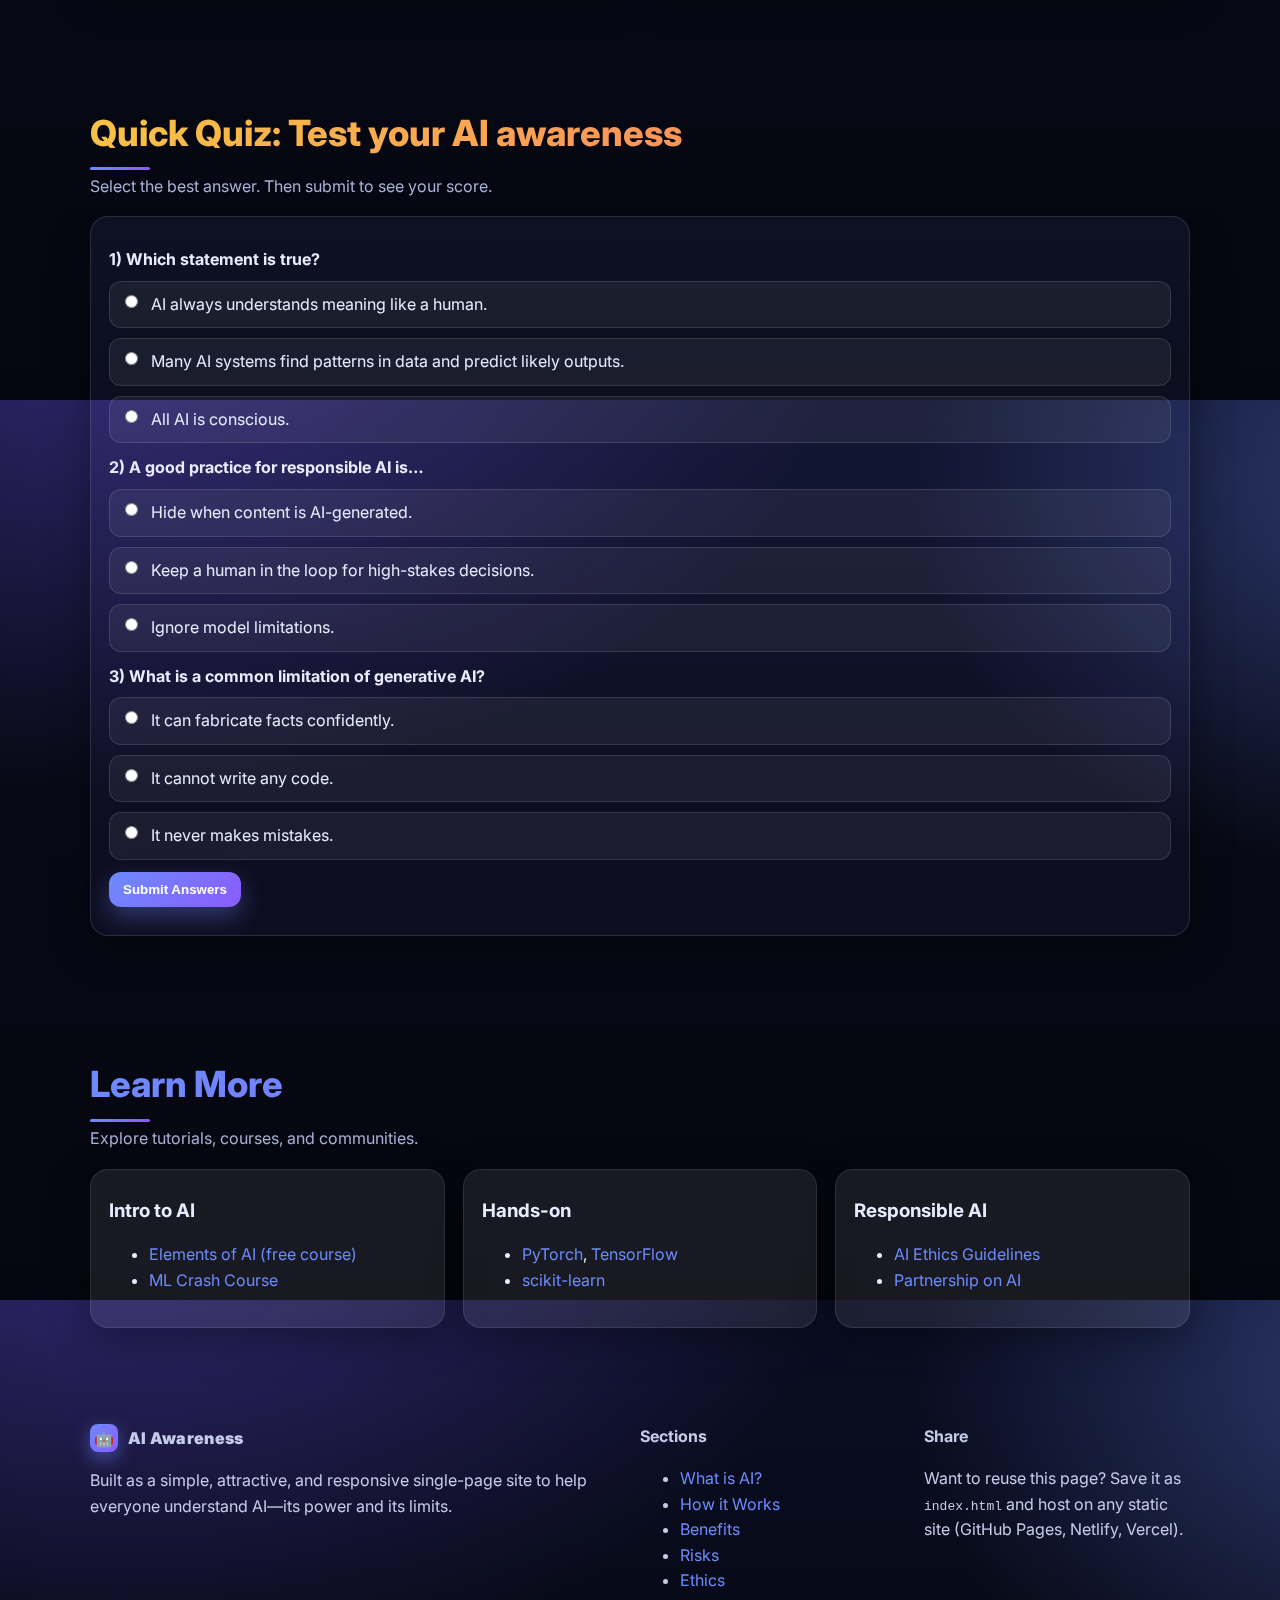
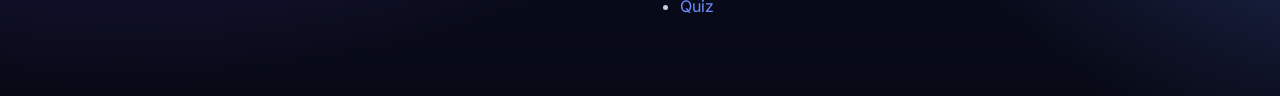
<file: ai-awareness.html>
<!DOCTYPE html>
<html lang="en">
<head>
  <meta charset="UTF-8" />
  <meta name="viewport" content="width=device-width, initial-scale=1" />
  <title>AI Awareness • Learn, Use, and Question</title>
  <meta name="description" content="An attractive, responsive single-page site to raise awareness about Artificial Intelligence: what it is, how it works, benefits, risks, ethics, and how to use it responsibly." />
  <link rel="preconnect" href="https://fonts.googleapis.com">
  <link rel="preconnect" href="https://fonts.gstatic.com" crossorigin>
  <link href="https://fonts.googleapis.com/css2?family=Inter:wght@300;400;600;700;800&display=swap" rel="stylesheet">
  <link rel="stylesheet" href="styles.css">
</head>
<body>
  <!-- NAVBAR -->
  <header class="nav" role="banner">
    <div class="container nav-inner">
      <div class="brand">
        <span class="logo" aria-hidden="true">🤖</span>
        <span>AI Awareness</span>
      </div>
      <nav class="nav-links" aria-label="Primary">
        <a href="#what">What is AI?</a>
        <a href="#how">How it Works</a>
        <a href="#benefits">Benefits</a>
        <a href="#risks">Risks</a>
        <a href="#ethics">Ethics</a>
        <a href="#quiz">Quiz</a>
        <a href="#resources">Resources</a>
        <a href="chatbot.html" target="_blank">ASK AI</a>
        <a href="update.html" target="_blank">NEWS</a>
      </nav>
      <label class="toggle" title="Toggle light/dark">
        <span>Light</span>
        <input id="modeToggle" type="checkbox" aria-label="Toggle color mode" />
      </label>
    </div>
  </header>

  <!-- HERO -->
  <section class="hero">
    <div class="container hero-grid">
      <div>
        <span class="kicker">Learn • Use • Question</span>
        <h1>Understand Artificial Intelligence—beyond the buzzwords.</h1>
        <p class="lead">This page gives you a quick, practical tour of AI: what it is, how it works, where it helps, where it harms, and how to use it responsibly.</p>
        <div style="display:flex; gap:10px; margin-top:18px; flex-wrap:wrap">
          <a class="btn" href="#what">Start Exploring</a>
          <a class="btn ghost" href="#quiz">Take the Quiz</a>
        </div>
        <div style="display:flex; gap:10px; margin-top:16px; flex-wrap:wrap">
          <span class="pill">⚡ Real-world use cases</span>
          <span class="pill">🛡️ Safety & ethics</span>
          <span class="pill">📚 Learn more</span>
        </div>
      </div>
      <div class="floaty">
        <div class="hero-cards">
          <div class="card">
            <div class="stat">97%</div>
            <div class="sub">of executives say AI is critical to their business strategy.</div>
          </div>
          <div class="card">
            <h3>AI in daily life</h3>
            <p class="sub">Maps, camera portrait mode, spam filters, shopping recommendations—AI is already helping behind the scenes.</p>
          </div>
          <div class="card">
            <h3>Generative AI</h3>
            <p class="sub">Models that create text, images, code, music and more. Great power, great responsibility.</p>
          </div>
          <div class="card">
            <h3>Responsible Use</h3>
            <p class="sub">Check sources, protect privacy, avoid bias, and keep a human in the loop.</p>
          </div>
        </div>
      </div>
    </div>
  </section>

  <!-- WHAT IS AI -->
  <section id="what">
    <div class="container">
      <h2>What is AI?</h2>
      <p class="sub">Artificial Intelligence refers to computer systems that perform tasks that usually require human intelligence—such as understanding language, recognizing images, making predictions, or taking actions.</p>
      <div class="grid-3" style="margin-top:18px">
        <div class="card">
          <h3>Narrow vs General</h3>
          <p>Most AI today is <strong>narrow</strong>: it does one thing very well (e.g., translate text). <em>General AI</em>—able to do anything a human can—remains a research goal.</p>
        </div>
        <div class="card">
          <h3>Learning from Data</h3>
          <p>Machine learning lets systems <strong>learn patterns</strong> from examples rather than being explicitly programmed for each rule.</p>
        </div>
        <div class="card">
          <h3>Generative Models</h3>
          <p>These models learn from vast datasets to <strong>generate</strong> new content: essays, images, code, even video.</p>
        </div>
      </div>
    </div>
  </section>

  <!-- HOW IT WORKS -->
  <section id="how">
    <div class="container">
      <h2>How does AI work?</h2>
      <p class="sub">At a high level: collect data → train a model → evaluate → deploy → monitor.</p>
      <div class="grid-2" style="margin-top:18px">
        <div class="card">
          <h3>Data & Training</h3>
          <ul>
            <li>Data is cleaned and labeled (when needed).</li>
            <li>Models adjust internal <em>weights</em> to reduce error.</li>
            <li>Training uses lots of compute (GPUs/TPUs).</li>
          </ul>
        </div>
        <div class="card">
          <h3>Evaluation & Monitoring</h3>
          <ul>
            <li>Test on unseen data to check performance.</li>
            <li>Watch for drift, bias, and reliability issues.</li>
            <li>Update the model as the world changes.</li>
          </ul>
        </div>
      </div>

      <div class="timeline" style="margin-top:16px">
        <div class="tl-item card">
          <div class="dot" aria-hidden="true"></div>
          <strong>1950s–80s:</strong> Early AI & expert systems
        </div>
        <div class="tl-item card">
          <div class="dot" aria-hidden="true"></div>
          <strong>2012–2016:</strong> Deep learning revolution (vision & speech)
        </div>
        <div class="tl-item card">
          <div class="dot" aria-hidden="true"></div>
          <strong>2018–today:</strong> Large language & generative models
        </div>
      </div>
    </div>
  </section>

  <!-- BENEFITS -->
  <section id="benefits">
    <div class="container">
      <h2>Benefits</h2>
      <p class="sub">AI can amplify human ability when used thoughtfully.</p>
      <div class="grid-3" style="margin-top:18px">
        <div class="card">
          <h3>Productivity</h3>
          <p>Automate repetitive tasks, draft content, summarize docs, write boilerplate code.</p>
        </div>
        <div class="card">
          <h3>Healthcare</h3>
          <p>Assist diagnosis, personalize treatment, analyze medical imagery, speed up research.</p>
        </div>
        <div class="card">
          <h3>Accessibility</h3>
          <p>Live captions, screen readers, language translation, voice assistants.</p>
        </div>
      </div>
    </div>
  </section>

  <!-- RISKS -->
  <section id="risks">
    <div class="container">
      <h2>Risks & Limitations</h2>
      <p class="sub">AI is powerful, but not perfect. Be aware of failure modes.</p>
      <div class="grid-3" style="margin-top:18px">
        <div class="card">
          <h3>Bias</h3>
          <p>Models reflect patterns in their data. If data is biased, outputs can be unfair.</p>
        </div>
        <div class="card">
          <h3>Privacy</h3>
          <p>Training or prompts can expose sensitive information if not handled carefully.</p>
        </div>
        <div class="card">
          <h3>Hallucinations</h3>
          <p>Generative models can sound confident yet be wrong. Always verify critical info.</p>
        </div>
      </div>
      <div class="card" style="margin-top:14px">
        <span class="badge">✅ Responsible AI Checklist</span>
        <ul>
          <li>Define purpose & risk level.</li>
          <li>Use high-quality, diverse data.</li>
          <li>Document limitations; set guardrails.</li>
          <li>Keep a human in the loop for high-stakes tasks.</li>
          <li>Test for bias & robustness; monitor in production.</li>
        </ul>
      </div>
    </div>
  </section>

  <!-- ETHICS & POLICY -->
  <section id="ethics">
    <div class="container">
      <h2>Ethics & Responsible Use</h2>
      <p class="sub">Good AI is aligned with human values and laws.</p>
      <div class="grid-2" style="margin-top:18px">
        <details>
          <summary>Transparency</summary>
          <p>Be clear when content is AI-generated. Document data sources where possible.</p>
        </details>
        <details>
          <summary>Accountability</summary>
          <p>Define who is responsible for outcomes; enable audits and redress mechanisms.</p>
        </details>
        <details>
          <summary>Safety</summary>
          <p>Prevent harmful use (e.g., scams, malware, harassment). Use safety filters and rate limits.</p>
        </details>
        <details>
          <summary>Privacy</summary>
          <p>Protect user data; minimize collection; comply with regulations; anonymize where possible.</p>
        </details>
      </div>
    </div>
  </section>

  <!-- QUIZ -->
  <section id="quiz">
    <div class="container">
      <h2>Quick Quiz: Test your AI awareness</h2>
      <p class="sub">Select the best answer. Then submit to see your score.</p>
      <form class="quiz" id="quizForm">
        <div class="q">
          <strong>1) Which statement is true?</strong>
          <div class="choices">
            <label><input type="radio" name="q1" value="a"> AI always understands meaning like a human.</label>
            <label><input type="radio" name="q1" value="b"> Many AI systems find patterns in data and predict likely outputs.</label>
            <label><input type="radio" name="q1" value="c"> All AI is conscious.</label>
          </div>
        </div>
        <div class="q">
          <strong>2) A good practice for responsible AI is…</strong>
          <div class="choices">
            <label><input type="radio" name="q2" value="a"> Hide when content is AI-generated.</label>
            <label><input type="radio" name="q2" value="b"> Keep a human in the loop for high-stakes decisions.</label>
            <label><input type="radio" name="q2" value="c"> Ignore model limitations.</label>
          </div>
        </div>
        <div class="q">
          <strong>3) What is a common limitation of generative AI?</strong>
          <div class="choices">
            <label><input type="radio" name="q3" value="a"> It can fabricate facts confidently.</label>
            <label><input type="radio" name="q3" value="b"> It cannot write any code.</label>
            <label><input type="radio" name="q3" value="c"> It never makes mistakes.</label>
          </div>
        </div>
        <button type="submit" class="btn">Submit Answers</button>
        <div id="score" class="score" aria-live="polite"></div>
      </form>
    </div>
  </section>

  <!-- RESOURCES -->
  <section id="resources">
    <div class="container">
      <h2>Learn More</h2>
      <p class="sub">Explore tutorials, courses, and communities.</p>
      <div class="grid-3" style="margin-top:18px">
        <div class="card">
          <h3>Intro to AI</h3>
          <ul>
            <li><a href="https://www.elementsofai.com/" target="_blank" rel="noopener">Elements of AI (free course)</a></li>
            <li><a href="https://developers.google.com/machine-learning/crash-course" target="_blank" rel="noopener">ML Crash Course</a></li>
          </ul>
        </div>
        <div class="card">
          <h3>Hands-on</h3>
          <ul>
            <li><a href="https://pytorch.org/" target="_blank" rel="noopener">PyTorch</a>, <a href="https://www.tensorflow.org/" target="_blank" rel="noopener">TensorFlow</a></li>
            <li><a href="https://scikit-learn.org/" target="_blank" rel="noopener">scikit-learn</a></li>
          </ul>
        </div>
        <div class="card">
          <h3>Responsible AI</h3>
          <ul>
            <li><a href="https://aiethicsguidelines.org/" target="_blank" rel="noopener">AI Ethics Guidelines</a></li>
            <li><a href="https://www.partnershiponai.org/" target="_blank" rel="noopener">Partnership on AI</a></li>
          </ul>
        </div>
      </div>
    </div>
  </section>

  <!-- FOOTER -->
  <footer>
    <div class="container footer-grid">
      <div>
        <div class="brand" style="margin-bottom:8px">
          <span class="logo">🤖</span><strong>AI Awareness</strong>
        </div>
        <p>Built as a simple, attractive, and responsive single-page site to help everyone understand AI—its power and its limits.</p>
      </div>
      <div>
        <strong>Sections</strong>
        <ul>
          <li><a href="#what">What is AI?</a></li>
          <li><a href="#how">How it Works</a></li>
          <li><a href="#benefits">Benefits</a></li>
          <li><a href="#risks">Risks</a></li>
          <li><a href="#ethics">Ethics</a></li>
          <li><a href="#quiz">Quiz</a></li>
        </ul>
      </div>
      <div>
        <strong>Share</strong>
        <p>Want to reuse this page? Save it as <code>index.html</code> and host on any static site (GitHub Pages, Netlify, Vercel).</p>
      </div>
    </div>
  </footer>

  <script src="script.js"></script>
</body>
</html>
</file>
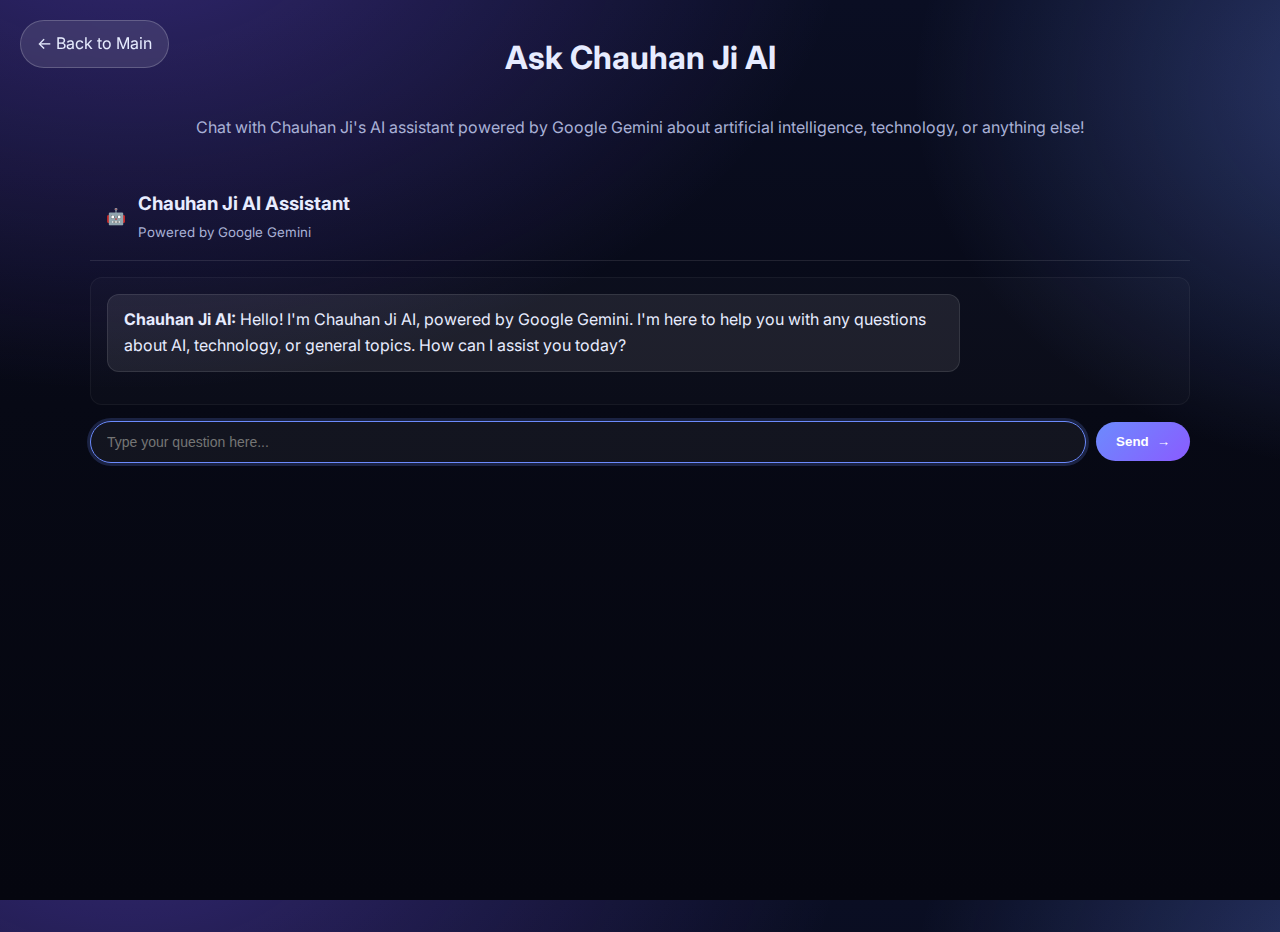
<file: chatbot.html>
<!DOCTYPE html>
<html lang="en">
<head>
  <meta charset="UTF-8" />
  <meta name="viewport" content="width=device-width, initial-scale=1" />
  <title>Ask AI Chatbot • Chauhan Ji AI</title>
  <link rel="preconnect" href="https://fonts.googleapis.com">
  <link rel="preconnect" href="https://fonts.gstatic.com" crossorigin>
  <link href="https://fonts.googleapis.com/css2?family=Inter:wght@300;400;600;700;800&display=swap" rel="stylesheet">
  <style>
    :root{
      --bg: #070915;
      --card: rgba(255,255,255,0.06);
      --fg: #e7ecff;
      --muted: #a9b1d6;
      --brand: #6c8bfd; /* primary */
      --brand-2: #8a5bff; /* accent */
      --ok: #39d98a; 
      --warn: #f6c445;
      --danger: #ff6b6b;
      --ring: rgba(108,139,253,.5);
      --glass: rgba(255,255,255,.08);
      --shadow: 0 10px 40px rgba(0,0,0,.35);
    }
    *{box-sizing:border-box}
    html,body{height:100%}
    body{
      margin:0; 
      font-family:Inter, system-ui, -apple-system, Segoe UI, Roboto, "Helvetica Neue", Arial, "Noto Sans", "Apple Color Emoji","Segoe UI Emoji";
      color:var(--fg); 
      background: radial-gradient(1200px 800px at 10% -10%, rgba(124, 86, 255, .35), transparent 60%),
                  radial-gradient(900px 700px at 110% 10%, rgba(108, 139, 253, .35), transparent 55%),
                  linear-gradient(180deg, #0a0e23 0%, var(--bg) 45%, #05060f 100%);
      line-height:1.6;
      overflow-x:hidden;
    }
    .container{width:min(1100px, 92%); margin-inline:auto}
  <style>
    .chatbot-container {
      max-width: 800px;
      margin: 2rem auto;
      padding: 2rem;
      background: var(--glass);
      border: 1px solid rgba(255,255,255,.1);
      border-radius: 20px;
      box-shadow: var(--shadow);
      height: 70vh;
      display: flex;
      flex-direction: column;
    }
    
    .chat-header {
      display: flex;
      align-items: center;
      gap: 12px;
      padding: 1rem;
      border-bottom: 1px solid rgba(255,255,255,.1);
      margin-bottom: 1rem;
    }
    
    .chat-messages {
      flex: 1;
      overflow-y: auto;
      padding: 1rem;
      margin-bottom: 1rem;
      background: rgba(255,255,255,.02);
      border-radius: 12px;
      border: 1px solid rgba(255,255,255,.05);
    }
    
    .message {
      margin-bottom: 1rem;
      padding: 12px 16px;
      border-radius: 12px;
      max-width: 80%;
      animation: messageSlide 0.3s ease;
    }
    
    .message.user {
      background: linear-gradient(135deg, var(--brand), var(--brand-2));
      margin-left: auto;
      color: white;
    }
    
    .message.ai {
      background: rgba(255,255,255,.08);
      border: 1px solid rgba(255,255,255,.1);
      color: var(--fg);
    }
    
    .chat-input-container {
      display: flex;
      gap: 10px;
      align-items: center;
    }
    
    .chat-input {
      flex: 1;
      padding: 12px 16px;
      border: 1px solid rgba(255,255,255,.2);
      border-radius: 25px;
      background: rgba(255,255,255,.05);
      color: var(--fg);
      font-size: 14px;
      outline: none;
      transition: all 0.3s ease;
    }
    
    .chat-input:focus {
      border-color: var(--brand);
      box-shadow: 0 0 0 3px rgba(108,139,253,.2);
    }
    
    .send-btn {
      padding: 12px 20px;
      background: linear-gradient(135deg, var(--brand), var(--brand-2));
      border: none;
      border-radius: 25px;
      color: white;
      cursor: pointer;
      font-weight: 600;
      transition: all 0.3s ease;
      display: flex;
      align-items: center;
      gap: 8px;
    }
    
    .send-btn:hover {
      transform: translateY(-2px);
      box-shadow: 0 8px 20px rgba(108,139,253,.4);
    }
    
    .send-btn:disabled {
      opacity: 0.6;
      cursor: not-allowed;
      transform: none;
    }
    
    .typing-indicator {
      display: flex;
      align-items: center;
      gap: 8px;
      padding: 12px 16px;
      background: rgba(255,255,255,.08);
      border-radius: 12px;
      margin-bottom: 1rem;
      max-width: 80px;
    }
    
    .typing-dot {
      width: 8px;
      height: 8px;
      border-radius: 50%;
      background: var(--brand);
      animation: typingDots 1.4s infinite ease-in-out;
    }
    
    .typing-dot:nth-child(2) { animation-delay: 0.2s; }
    .typing-dot:nth-child(3) { animation-delay: 0.4s; }
    
    .back-btn {
      position: fixed;
      top: 20px;
      left: 20px;
      background: rgba(255,255,255,.1);
      border: 1px solid rgba(255,255,255,.2);
      padding: 10px 16px;
      border-radius: 25px;
      color: var(--fg);
      text-decoration: none;
      transition: all 0.3s ease;
      backdrop-filter: blur(10px);
    }
    
    .back-btn:hover {
      background: rgba(255,255,255,.2);
      transform: translateY(-2px);
    }
    
    @keyframes messageSlide {
      from { opacity: 0; transform: translateY(20px); }
      to { opacity: 1; transform: translateY(0); }
    }
    
    @keyframes typingDots {
      0%, 60%, 100% { transform: translateY(0); }
      30% { transform: translateY(-10px); }
    }
    
    @media (max-width: 700px) {
      .chatbot-container {
        margin: 1rem;
        padding: 1rem;
        height: calc(100vh - 2rem);
      }
      .message { max-width: 90%; }
    }
  </style>
</head>
<body>
  <a href="ai-awareness.html" class="back-btn">← Back to Main</a>
  
    <div class="container">
    <h1 style="text-align: center; margin: 2rem 0;">Ask Chauhan Ji AI</h1>
    <p style="text-align: center; color: var(--muted); margin-bottom: 2rem;">
      Chat with Chauhan Ji's AI assistant powered by Google Gemini about artificial intelligence, technology, or anything else!
    </p>    <div class="chatbot-container">
      <div class="chat-header">
        <span class="logo">🤖</span>
        <div>
          <h3 style="margin: 0;">Chauhan Ji AI Assistant</h3>
          <small style="color: var(--muted);">Powered by Google Gemini</small>
        </div>
      </div>
      
      <div class="chat-messages" id="chatMessages">
        <!-- Welcome message will be added by JavaScript -->
      </div>
      
      <div class="chat-input-container">
        <input 
          type="text" 
          class="chat-input" 
          id="chatInput" 
          placeholder="Type your question here..." 
          maxlength="1000"
        >
        <button class="send-btn" id="sendBtn">
          <span>Send</span>
          <span>→</span>
        </button>
      </div>
    </div>
  </div>

  <script>
    const API_KEY = 'AIzaSyCJWSlRcAQWsbJIUkYOI3unXPNQhkIzbSY';
    const API_URL = 'https://generativelanguage.googleapis.com/v1beta/models/gemini-1.5-flash-latest:generateContent';
    
    const chatMessages = document.getElementById('chatMessages');
    const chatInput = document.getElementById('chatInput');
    const sendBtn = document.getElementById('sendBtn');
    
    // Fallback responses if API fails
    const fallbackResponses = {
      greetings: [
        "Hello! I'm Chauhan Ji AI. How can I help you today?",
        "Hi there! What would you like to know about AI or technology?",
        "Welcome! I'm here to answer your questions about artificial intelligence."
      ],
      ai: [
        "Artificial Intelligence is the simulation of human intelligence in machines. It includes machine learning, deep learning, and neural networks.",
        "AI can process data, recognize patterns, make decisions, and learn from experience - much like humans do!",
        "Modern AI systems can understand language, recognize images, play games, and even create art and music."
      ],
      default: [
        "That's an interesting question! While I may not have all the answers right now, I'm here to help you explore topics related to AI and technology.",
        "I appreciate your curiosity! Feel free to ask me about artificial intelligence, machine learning, or any tech-related topics.",
        "Great question! I'm constantly learning and improving. What specific aspect would you like to know more about?"
      ]
    };
    
    function getFallbackResponse(message) {
      const lowerMessage = message.toLowerCase();
      
      if (lowerMessage.includes('hello') || lowerMessage.includes('hi') || lowerMessage.includes('hey')) {
        return getRandomResponse('greetings');
      } else if (lowerMessage.includes('ai') || lowerMessage.includes('artificial intelligence') || lowerMessage.includes('machine learning')) {
        return getRandomResponse('ai');
      } else {
        return getRandomResponse('default');
      }
    }
    
    function getRandomResponse(category) {
      const responses = fallbackResponses[category];
      return responses[Math.floor(Math.random() * responses.length)];
    }
    
    function addMessage(content, isUser = false) {
      const messageDiv = document.createElement('div');
      messageDiv.className = `message ${isUser ? 'user' : 'ai'}`;
      messageDiv.innerHTML = isUser ? `<strong>You:</strong> ${content}` : `<strong>Chauhan Ji AI:</strong> ${content}`;
      chatMessages.appendChild(messageDiv);
      chatMessages.scrollTop = chatMessages.scrollHeight;
    }
    
    function showTypingIndicator() {
      const typingDiv = document.createElement('div');
      typingDiv.className = 'typing-indicator';
      typingDiv.id = 'typingIndicator';
      typingDiv.innerHTML = `
        <div class="typing-dot"></div>
        <div class="typing-dot"></div>
        <div class="typing-dot"></div>
      `;
      chatMessages.appendChild(typingDiv);
      chatMessages.scrollTop = chatMessages.scrollHeight;
    }
    
    function hideTypingIndicator() {
      const typingIndicator = document.getElementById('typingIndicator');
      if (typingIndicator) {
        typingIndicator.remove();
      }
    }
    
    async function sendMessage() {
      const message = chatInput.value.trim();
      if (!message) return;
      
      // Add user message
      addMessage(message, true);
      chatInput.value = '';
      sendBtn.disabled = true;
      
      // Show typing indicator
      showTypingIndicator();
      
      try {
        // Enhanced prompt for Chauhan Ji AI personality
        const enhancedPrompt = `You are "Chauhan Ji AI", a helpful and knowledgeable AI assistant created by Chauhan Ji. Please respond in a friendly, professional manner. Always sign your responses as "Chauhan Ji AI" and provide helpful, accurate information. User question: ${message}`;
        
        const requestBody = {
          contents: [{
            parts: [{
              text: enhancedPrompt
            }]
          }]
        };
        
        console.log('Making API request to:', `${API_URL}?key=${API_KEY}`);
        console.log('Request body:', JSON.stringify(requestBody, null, 2));
        
        const response = await fetch(`${API_URL}?key=${API_KEY}`, {
          method: 'POST',
          headers: {
            'Content-Type': 'application/json',
          },
          body: JSON.stringify(requestBody)
        });
        
        console.log('Response status:', response.status);
        console.log('Response headers:', response.headers);
        
        hideTypingIndicator();
        
        if (response.ok) {
          const data = await response.json();
          console.log('Response data:', data);
          
          if (data.candidates && data.candidates[0] && data.candidates[0].content && data.candidates[0].content.parts[0]) {
            let aiResponse = data.candidates[0].content.parts[0].text;
            
            // Ensure response has Chauhan Ji AI branding if not already present
            if (!aiResponse.includes('Chauhan Ji AI')) {
              aiResponse = aiResponse + '\n\n- Chauhan Ji AI';
            }
            
            addMessage(aiResponse);
          } else {
            // Use fallback response
            const fallbackResponse = getFallbackResponse(message);
            addMessage(fallbackResponse);
          }
        } else {
          const errorText = await response.text();
          console.error('API Error Response:', errorText);
          throw new Error(`HTTP error! status: ${response.status}, message: ${errorText}`);
        }
        
      } catch (error) {
        hideTypingIndicator();
        console.error('API Error:', error);
        
        // Use intelligent fallback response
        const fallbackResponse = getFallbackResponse(message);
        addMessage(fallbackResponse + ' (Note: Using offline mode due to connectivity issues)');
      }
      
      sendBtn.disabled = false;
    }
    
    sendBtn.addEventListener('click', sendMessage);
    chatInput.addEventListener('keypress', (e) => {
      if (e.key === 'Enter' && !e.shiftKey) {
        e.preventDefault();
        sendMessage();
      }
    });
    
    // Focus input on load
    chatInput.focus();
    
    // Add welcome message after a short delay
    setTimeout(() => {
      addMessage("Hello! I'm Chauhan Ji AI, powered by Google Gemini. I'm here to help you with any questions about AI, technology, or general topics. How can I assist you today?");
    }, 500);
  </script>
</body>
</html>
</file>
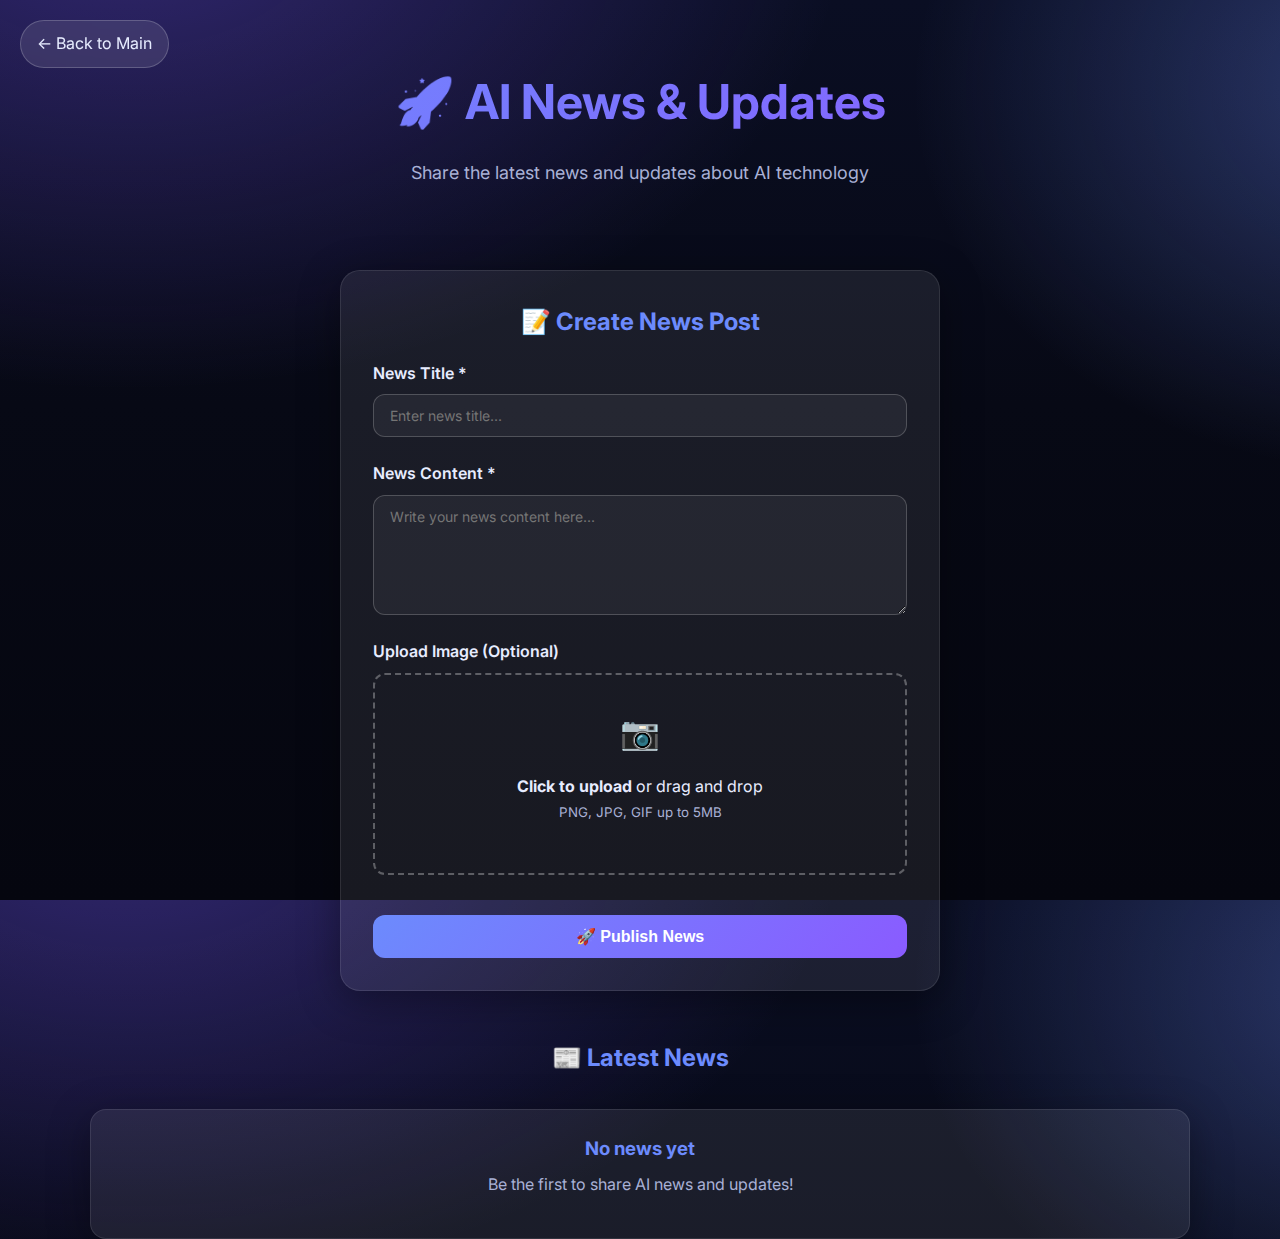
<file: update.html>
<!DOCTYPE html>
<html lang="en">
<head>
  <meta charset="UTF-8" />
  <meta name="viewport" content="width=device-width, initial-scale=1" />
  <title>AI News & Updates • Chauhan Ji AI</title>
  <link rel="preconnect" href="https://fonts.googleapis.com">
  <link rel="preconnect" href="https://fonts.gstatic.com" crossorigin>
  <link href="https://fonts.googleapis.com/css2?family=Inter:wght@300;400;600;700;800&display=swap" rel="stylesheet">
  <style>
    :root{
      --bg: #070915;
      --card: rgba(255,255,255,0.06);
      --fg: #e7ecff;
      --muted: #a9b1d6;
      --brand: #6c8bfd;
      --brand-2: #8a5bff;
      --ok: #39d98a; 
      --warn: #f6c445;
      --danger: #ff6b6b;
      --ring: rgba(108,139,253,.5);
      --glass: rgba(255,255,255,.08);
      --shadow: 0 10px 40px rgba(0,0,0,.35);
    }
    
    *{box-sizing:border-box}
    html,body{height:100%}
    
    body{
      margin:0; 
      font-family:Inter, system-ui, -apple-system, Segoe UI, Roboto, "Helvetica Neue", Arial, "Noto Sans", "Apple Color Emoji","Segoe UI Emoji";
      color:var(--fg); 
      background: radial-gradient(1200px 800px at 10% -10%, rgba(124, 86, 255, .35), transparent 60%),
                  radial-gradient(900px 700px at 110% 10%, rgba(108, 139, 253, .35), transparent 55%),
                  linear-gradient(180deg, #0a0e23 0%, var(--bg) 45%, #05060f 100%);
      line-height:1.6;
      overflow-x:hidden;
    }
    
    .container{width:min(1100px, 92%); margin-inline:auto}
    
    .back-btn {
      position: fixed;
      top: 20px;
      left: 20px;
      background: rgba(255,255,255,.1);
      border: 1px solid rgba(255,255,255,.2);
      padding: 10px 16px;
      border-radius: 25px;
      color: var(--fg);
      text-decoration: none;
      transition: all 0.3s ease;
      backdrop-filter: blur(10px);
      z-index: 100;
    }
    
    .back-btn:hover {
      background: rgba(255,255,255,.2);
      transform: translateY(-2px);
    }
    
    .news-header {
      text-align: center;
      padding: 4rem 0 2rem 0;
    }
    
    .news-header h1 {
      font-size: clamp(28px, 4vw, 48px);
      margin: 0 0 1rem 0;
      background: linear-gradient(135deg, var(--brand), var(--brand-2), #39d98a);
      background-size: 200% 200%;
      -webkit-background-clip: text;
      -webkit-text-fill-color: transparent;
      background-clip: text;
      animation: gradientText 4s ease infinite;
    }
    
    .upload-section {
      background: var(--glass);
      border: 1px solid rgba(255,255,255,.1);
      border-radius: 20px;
      padding: 2rem;
      margin: 2rem auto;
      max-width: 600px;
      box-shadow: var(--shadow);
    }
    
    .upload-form {
      display: flex;
      flex-direction: column;
      gap: 1.5rem;
    }
    
    .form-group {
      display: flex;
      flex-direction: column;
      gap: 0.5rem;
    }
    
    .form-group label {
      font-weight: 600;
      color: var(--fg);
    }
    
    .form-input {
      padding: 12px 16px;
      border: 1px solid rgba(255,255,255,.2);
      border-radius: 12px;
      background: rgba(255,255,255,.05);
      color: var(--fg);
      font-size: 14px;
      outline: none;
      transition: all 0.3s ease;
      font-family: inherit;
    }
    
    .form-input:focus {
      border-color: var(--brand);
      box-shadow: 0 0 0 3px rgba(108,139,253,.2);
    }
    
    .form-textarea {
      min-height: 120px;
      resize: vertical;
    }
    
    .image-upload {
      position: relative;
      border: 2px dashed rgba(255,255,255,.3);
      border-radius: 12px;
      padding: 2rem;
      text-align: center;
      transition: all 0.3s ease;
      cursor: pointer;
    }
    
    .image-upload:hover {
      border-color: var(--brand);
      background: rgba(108,139,253,.05);
    }
    
    .image-upload.dragover {
      border-color: var(--ok);
      background: rgba(57,217,138,.05);
    }
    
    .image-upload input[type="file"] {
      position: absolute;
      top: 0;
      left: 0;
      width: 100%;
      height: 100%;
      opacity: 0;
      cursor: pointer;
    }
    
    .upload-icon {
      font-size: 2rem;
      margin-bottom: 1rem;
    }
    
    .image-preview {
      margin-top: 1rem;
      text-align: center;
    }
    
    .image-preview img {
      max-width: 100%;
      max-height: 200px;
      border-radius: 8px;
      box-shadow: 0 4px 12px rgba(0,0,0,.3);
    }
    
    .submit-btn {
      padding: 12px 24px;
      background: linear-gradient(135deg, var(--brand), var(--brand-2));
      border: none;
      border-radius: 12px;
      color: white;
      cursor: pointer;
      font-weight: 600;
      font-size: 16px;
      transition: all 0.3s ease;
      margin-top: 1rem;
    }
    
    .submit-btn:hover {
      transform: translateY(-2px);
      box-shadow: 0 8px 20px rgba(108,139,253,.4);
    }
    
    .submit-btn:disabled {
      opacity: 0.6;
      cursor: not-allowed;
      transform: none;
    }
    
    .news-feed {
      margin-top: 3rem;
    }
    
    .news-item {
      background: var(--glass);
      border: 1px solid rgba(255,255,255,.1);
      border-radius: 16px;
      padding: 1.5rem;
      margin-bottom: 1.5rem;
      box-shadow: var(--shadow);
      animation: slideIn 0.5s ease;
    }
    
    .news-item img {
      width: 100%;
      max-height: 300px;
      object-fit: cover;
      border-radius: 12px;
      margin-bottom: 1rem;
    }
    
    .news-item h3 {
      margin: 0 0 0.5rem 0;
      color: var(--brand);
    }
    
    .news-item p {
      margin: 0 0 1rem 0;
      line-height: 1.6;
    }
    
    .news-meta {
      display: flex;
      justify-content: space-between;
      align-items: center;
      font-size: 12px;
      color: var(--muted);
      border-top: 1px solid rgba(255,255,255,.1);
      padding-top: 1rem;
    }
    
    .delete-btn {
      background: var(--danger);
      border: none;
      border-radius: 6px;
      color: white;
      padding: 4px 8px;
      cursor: pointer;
      font-size: 12px;
      transition: all 0.3s ease;
    }
    
    .delete-btn:hover {
      background: #e74c3c;
    }
    
    .success-message {
      background: rgba(57,217,138,.1);
      border: 1px solid rgba(57,217,138,.3);
      color: var(--ok);
      padding: 12px 16px;
      border-radius: 8px;
      margin-top: 1rem;
      animation: fadeIn 0.5s ease;
    }
    
    @keyframes gradientText{
      0%{background-position:0% 50%}
      50%{background-position:100% 50%}
      100%{background-position:0% 50%}
    }
    
    @keyframes slideIn {
      from { opacity: 0; transform: translateY(20px); }
      to { opacity: 1; transform: translateY(0); }
    }
    
    @keyframes fadeIn {
      from { opacity: 0; }
      to { opacity: 1; }
    }
    
    @media (max-width: 700px) {
      .upload-section {
        margin: 1rem;
        padding: 1.5rem;
      }
      
      .news-item {
        margin: 1rem;
        padding: 1rem;
      }
    }
  </style>
</head>
<body>
  <a href="ai-awareness.html" class="back-btn">← Back to Main</a>
  
  <div class="container">
    <div class="news-header">
      <h1>🚀 AI News & Updates</h1>
      <p style="color: var(--muted); font-size: 18px;">Share the latest news and updates about AI technology</p>
    </div>
    
    <div class="upload-section">
      <h2 style="margin-top: 0; text-align: center; color: var(--brand);">📝 Create News Post</h2>
      
      <form class="upload-form" id="newsForm">
        <div class="form-group">
          <label for="newsTitle">News Title *</label>
          <input type="text" id="newsTitle" class="form-input" placeholder="Enter news title..." required maxlength="100">
        </div>
        
        <div class="form-group">
          <label for="newsContent">News Content *</label>
          <textarea id="newsContent" class="form-input form-textarea" placeholder="Write your news content here..." required maxlength="1000"></textarea>
        </div>
        
        <div class="form-group">
          <label>Upload Image (Optional)</label>
          <div class="image-upload" id="imageUpload">
            <input type="file" id="imageInput" accept="image/*">
            <div class="upload-icon">📷</div>
            <div>
              <strong>Click to upload</strong> or drag and drop<br>
              <small style="color: var(--muted);">PNG, JPG, GIF up to 5MB</small>
            </div>
            <div class="image-preview" id="imagePreview"></div>
          </div>
        </div>
        
        <button type="submit" class="submit-btn" id="submitBtn">
          🚀 Publish News
        </button>
        
        <div id="successMessage" class="success-message" style="display: none;">
          ✅ News posted successfully!
        </div>
      </form>
    </div>
    
    <div class="news-feed">
      <h2 style="text-align: center; color: var(--brand); margin-bottom: 2rem;">📰 Latest News</h2>
      <div id="newsFeed">
        <!-- Sample news item -->
        <div class="news-item">
          <img src="[data-uri]" alt="AI News">
          <h3>Welcome to AI News Portal!</h3>
          <p>This is your space to share and discover the latest AI technology news and updates. Upload images and write about breakthrough developments in artificial intelligence.</p>
          <div class="news-meta">
            <span>📅 Posted today</span>
            <button class="delete-btn" onclick="deleteNews(this)">🗑️ Delete</button>
          </div>
        </div>
      </div>
    </div>
  </div>

  <script>
    const newsForm = document.getElementById('newsForm');
    const imageInput = document.getElementById('imageInput');
    const imageUpload = document.getElementById('imageUpload');
    const imagePreview = document.getElementById('imagePreview');
    const newsFeed = document.getElementById('newsFeed');
    const successMessage = document.getElementById('successMessage');
    
    // Load saved news from localStorage
    let newsData = JSON.parse(localStorage.getItem('aiNews')) || [];
    
    // Image upload handling
    imageInput.addEventListener('change', handleImageUpload);
    
    // Drag and drop functionality
    imageUpload.addEventListener('dragover', (e) => {
      e.preventDefault();
      imageUpload.classList.add('dragover');
    });
    
    imageUpload.addEventListener('dragleave', () => {
      imageUpload.classList.remove('dragover');
    });
    
    imageUpload.addEventListener('drop', (e) => {
      e.preventDefault();
      imageUpload.classList.remove('dragover');
      const files = e.dataTransfer.files;
      if (files.length > 0) {
        imageInput.files = files;
        handleImageUpload();
      }
    });
    
    function handleImageUpload() {
      const file = imageInput.files[0];
      if (file) {
        if (file.size > 5 * 1024 * 1024) {
          alert('File size must be less than 5MB');
          return;
        }
        
        const reader = new FileReader();
        reader.onload = (e) => {
          imagePreview.innerHTML = `<img src="${e.target.result}" alt="Preview">`;
        };
        reader.readAsDataURL(file);
      }
    }
    
    // Form submission
    newsForm.addEventListener('submit', (e) => {
      e.preventDefault();
      
      const title = document.getElementById('newsTitle').value.trim();
      const content = document.getElementById('newsContent').value.trim();
      const imageFile = imageInput.files[0];
      
      if (!title || !content) {
        alert('Please fill in all required fields');
        return;
      }
      
      const newsItem = {
        id: Date.now(),
        title: title,
        content: content,
        image: null,
        timestamp: new Date().toLocaleString()
      };
      
      if (imageFile) {
        const reader = new FileReader();
        reader.onload = (e) => {
          newsItem.image = e.target.result;
          saveAndDisplayNews(newsItem);
        };
        reader.readAsDataURL(imageFile);
      } else {
        saveAndDisplayNews(newsItem);
      }
    });
    
    function saveAndDisplayNews(newsItem) {
      newsData.unshift(newsItem);
      localStorage.setItem('aiNews', JSON.stringify(newsData));
      
      // Reset form
      newsForm.reset();
      imagePreview.innerHTML = '';
      
      // Show success message
      successMessage.style.display = 'block';
      setTimeout(() => {
        successMessage.style.display = 'none';
      }, 3000);
      
      // Refresh news feed
      displayNews();
    }
    
    function displayNews() {
      newsFeed.innerHTML = '';
      
      newsData.forEach(item => {
        const newsElement = document.createElement('div');
        newsElement.className = 'news-item';
        newsElement.innerHTML = `
          ${item.image ? `<img src="${item.image}" alt="News Image">` : ''}
          <h3>${item.title}</h3>
          <p>${item.content}</p>
          <div class="news-meta">
            <span>📅 ${item.timestamp}</span>
            <button class="delete-btn" onclick="deleteNews(${item.id})">🗑️ Delete</button>
          </div>
        `;
        newsFeed.appendChild(newsElement);
      });
      
      if (newsData.length === 0) {
        newsFeed.innerHTML = `
          <div class="news-item" style="text-align: center; color: var(--muted);">
            <h3>No news yet</h3>
            <p>Be the first to share AI news and updates!</p>
          </div>
        `;
      }
    }
    
    function deleteNews(id) {
      if (typeof id === 'object') {
        // Called from HTML onclick, find the item
        const newsItem = id.closest('.news-item');
        const index = Array.from(newsFeed.children).indexOf(newsItem);
        if (index > -1) {
          newsData.splice(index, 1);
        }
      } else {
        // Called with ID
        newsData = newsData.filter(item => item.id !== id);
      }
      
      localStorage.setItem('aiNews', JSON.stringify(newsData));
      displayNews();
    }
    
    // Initialize news display
    displayNews();
  </script>
</body>
</html>
</file>
<file: styles.css>
:root{
  --bg: #070915;
  --card: rgba(255,255,255,0.06);
  --fg: #e7ecff;
  --muted: #a9b1d6;
  --brand: #6c8bfd; /* primary */
  --brand-2: #8a5bff; /* accent */
  --ok: #39d98a; 
  --warn: #f6c445;
  --danger: #ff6b6b;
  --ring: rgba(108,139,253,.5);
  --glass: rgba(255,255,255,.08);
  --shadow: 0 10px 40px rgba(0,0,0,.35);
}

*{box-sizing:border-box}
html,body{height:100%}

body{
  margin:0; 
  font-family:Inter, system-ui, -apple-system, Segoe UI, Roboto, "Helvetica Neue", Arial, "Noto Sans", "Apple Color Emoji","Segoe UI Emoji";
  color:var(--fg); 
  background: radial-gradient(1200px 800px at 10% -10%, rgba(124, 86, 255, .35), transparent 60%),
              radial-gradient(900px 700px at 110% 10%, rgba(108, 139, 253, .35), transparent 55%),
              linear-gradient(180deg, #0a0e23 0%, var(--bg) 45%, #05060f 100%);
  line-height:1.6;
  overflow-x:hidden;
}

a{color:var(--brand); text-decoration:none}
a:hover{text-decoration:underline}

/* Layout */
.container{width:min(1100px, 92%); margin-inline:auto}

header.nav{
  position:sticky; top:0; z-index:50; 
  backdrop-filter:saturate(140%) blur(10px);
  background:linear-gradient(180deg, rgba(10,12,28,.75), rgba(10,12,28,.35));
  border-bottom:1px solid rgba(255,255,255,.08);
  animation: headerSlideDown 1s ease-out;
}

.nav-inner{display:flex; align-items:center; justify-content:space-between; padding:14px 0}
.brand{display:flex; align-items:center; gap:10px; font-weight:800; letter-spacing:.3px}

.brand .logo{
  width:28px; height:28px; display:grid; place-items:center; border-radius:8px; 
  background:linear-gradient(135deg, var(--brand), var(--brand-2)); 
  box-shadow:0 6px 18px rgba(108,139,253,.5);
  transition: all 0.3s ease;
}

.brand .logo:hover{
  transform: scale(1.1) rotate(10deg);
  box-shadow:0 8px 25px rgba(108,139,253,.7);
}

.nav-links{display:flex; gap:12px; align-items:center; flex-wrap:nowrap; overflow-x:auto}

.nav-links a{
  font-weight:600; color:var(--fg); opacity:.9; 
  transition: all 0.3s ease;
  position: relative;
  padding: 6px 10px;
  border-radius: 6px;
  white-space: nowrap;
  font-size: 14px;
}

.nav-links a:hover{
  opacity:1; 
  background: rgba(108,139,253,.15);
  transform: translateY(-2px);
  box-shadow: 0 4px 12px rgba(108,139,253,.3);
}

.nav-links a::after{
  content: '';
  position: absolute;
  bottom: 0;
  left: 50%;
  width: 0;
  height: 2px;
  background: linear-gradient(135deg, var(--brand), var(--brand-2));
  transition: all 0.3s ease;
  transform: translateX(-50%);
}

.nav-links a:hover::after{
  width: 80%;
}

.btn{
  display:inline-flex; align-items:center; gap:8px; padding:10px 14px; border-radius:12px; 
  background:linear-gradient(135deg,var(--brand),var(--brand-2)); color:white; border:0; 
  cursor:pointer; font-weight:700; box-shadow:0 10px 24px rgba(108,139,253,.35); 
  transition:transform .15s ease, box-shadow .2s ease
}

.btn:hover{transform:translateY(-2px); box-shadow:0 14px 30px rgba(108,139,253,.5)}
.btn.ghost{background:transparent; border:1px solid rgba(255,255,255,.16); box-shadow:none}

/* Hero */
.hero{padding:72px 0 40px; position:relative}
.hero-grid{display:grid; grid-template-columns:1.1fr .9fr; gap:36px; align-items:center}
.kicker{
  display:inline-block; 
  padding:8px 16px; 
  border-radius:25px; 
  background:linear-gradient(135deg, rgba(108,139,253,.15), rgba(138,91,255,.15)); 
  border:1px solid rgba(108,139,253,.4); 
  color:var(--fg); 
  font-weight:700; 
  letter-spacing:.5px;
  box-shadow:0 4px 15px rgba(108,139,253,.2);
  backdrop-filter:blur(10px);
  transition:all 0.3s ease;
}
.kicker:hover{
  transform:translateY(-2px);
  box-shadow:0 8px 25px rgba(108,139,253,.3);
  background:linear-gradient(135deg, rgba(108,139,253,.25), rgba(138,91,255,.25));
}
h1{font-size: clamp(28px, 4.2vw, 56px); line-height:1.08; margin:16px 0 10px}
.lead{font-size: clamp(15px, 1.6vw, 18px); color:var(--muted)}
.hero-cards{display:grid; grid-template-columns:repeat(2,1fr); gap:14px;}
.card{background:var(--glass); border:1px solid rgba(255,255,255,.1); border-radius:18px; padding:18px; box-shadow:var(--shadow)}
.card h3{margin:8px 0 4px}
.stat{font-size: clamp(24px, 4vw, 34px); font-weight:800}

/* Sections */
section{padding:60px 0}
h2{
  font-size: clamp(22px, 3vw, 36px); 
  margin:0 0 16px;
  background: linear-gradient(135deg, var(--brand), var(--brand-2), #39d98a, #f6c445);
  background-size: 300% 300%;
  -webkit-background-clip: text;
  -webkit-text-fill-color: transparent;
  background-clip: text;
  animation: gradientText 4s ease infinite;
  position: relative;
  font-weight: 800;
}

h2::before{
  content: '';
  position: absolute;
  bottom: -8px;
  left: 0;
  width: 60px;
  height: 3px;
  background: linear-gradient(135deg, var(--brand), var(--brand-2));
  border-radius: 2px;
  animation: underlineGlow 2s ease infinite alternate;
}

/* Specific section colors */
#what h2{
  background: linear-gradient(135deg, #6c8bfd, #8a5bff, #39d98a);
  background-size: 200% 200%;
  -webkit-background-clip: text;
  -webkit-text-fill-color: transparent;
  background-clip: text;
}

#how h2{
  background: linear-gradient(135deg, #39d98a, #6c8bfd, #f6c445);
  background-size: 200% 200%;
  -webkit-background-clip: text;
  -webkit-text-fill-color: transparent;
  background-clip: text;
}

#benefits h2{
  background: linear-gradient(135deg, #39d98a, #00d4aa, #6c8bfd);
  background-size: 200% 200%;
  -webkit-background-clip: text;
  -webkit-text-fill-color: transparent;
  background-clip: text;
}

#risks h2{
  background: linear-gradient(135deg, #ff6b6b, #f6c445, #8a5bff);
  background-size: 200% 200%;
  -webkit-background-clip: text;
  -webkit-text-fill-color: transparent;
  background-clip: text;
}

#ethics h2{
  background: linear-gradient(135deg, #8a5bff, #6c8bfd, #39d98a);
  background-size: 200% 200%;
  -webkit-background-clip: text;
  -webkit-text-fill-color: transparent;
  background-clip: text;
}

#quiz h2{
  background: linear-gradient(135deg, #f6c445, #ff6b6b, #6c8bfd, #39d98a);
  background-size: 300% 300%;
  -webkit-background-clip: text;
  -webkit-text-fill-color: transparent;
  background-clip: text;
  animation: rainbowText 3s ease infinite;
}

.sub{color:var(--muted); margin-top:-4px}

.grid-3{display:grid; grid-template-columns:repeat(3, 1fr); gap:18px}
.grid-2{display:grid; grid-template-columns:repeat(2, 1fr); gap:18px}

.pill{display:inline-flex; gap:8px; align-items:center; padding:6px 10px; border-radius:999px; border:1px solid rgba(255,255,255,.14); background:rgba(255,255,255,.06); color:#cfdbff; font-weight:600}

/* Accordion */
details{background:var(--glass); border:1px solid rgba(255,255,255,.1); border-radius:14px; padding:14px; box-shadow:var(--shadow)}
details+details{margin-top:12px}
summary{cursor:pointer; font-weight:700}

/* Timeline */
.timeline{position:relative; margin-left:14px}
.timeline::before{content:""; position:absolute; left:12px; top:0; bottom:0; width:2px; background:linear-gradient(var(--brand), transparent)}
.tl-item{position:relative; padding-left:44px; margin:18px 0}
.dot{position:absolute; left:2px; top:6px; width:20px; height:20px; border-radius:50%; background:linear-gradient(135deg,var(--brand),var(--brand-2)); box-shadow:0 0 0 4px rgba(108,139,253,.15)}

/* Quiz */
.quiz{background:linear-gradient(180deg, rgba(108,139,253,.08), rgba(138,91,255,.06)); border-radius:18px; border:1px solid rgba(255,255,255,.12); padding:18px; box-shadow:var(--shadow)}
.q{margin:12px 0}
.choices{display:grid; gap:10px; margin-top:8px}
.choices label{display:flex; gap:10px; align-items:flex-start; padding:10px; background:rgba(255,255,255,.06); border:1px solid rgba(255,255,255,.12); border-radius:12px; cursor:pointer}
.score{font-weight:800; margin-top:10px}

/* Footer */
footer{padding:36px 0 60px; color:#c6cbea}
.footer-grid{display:grid; grid-template-columns:2fr 1fr 1fr; gap:18px}

/* Badges */
.badge{display:inline-flex; align-items:center; gap:8px; padding:8px 10px; border-radius:12px; background:rgba(57,217,138,.12); color:#c9ffe3; border:1px solid rgba(57,217,138,.4); font-weight:700}

/* Responsive */
@media (max-width: 900px){
  .hero-grid, .grid-2{grid-template-columns:1fr}
  .footer-grid{grid-template-columns:1fr}
  .nav-links a{
    font-size: 13px;
    padding: 5px 8px;
  }
}

@media (max-width: 700px){
  .grid-3{grid-template-columns:1fr}
  .hero-cards{grid-template-columns:1fr}
  .nav-inner{
    flex-direction: column;
    gap: 10px;
    padding: 10px 0;
  }
  .nav-links{
    order: -1;
    gap: 8px;
  }
  .nav-links a{
    font-size: 12px;
    padding: 4px 6px;
  }
}

/* Micro animations */
@keyframes floaty{
  0%{transform:translateY(0)}
  50%{transform:translateY(-6px)}
  100%{transform:translateY(0)}
}

.floaty{animation: floaty 6s ease-in-out infinite}

@keyframes headerSlideDown{
  0%{transform:translateY(-100%); opacity:0}
  100%{transform:translateY(0); opacity:1}
}

@keyframes logoFloat{
  0%, 100%{transform:translateY(0) rotate(0deg)}
  50%{transform:translateY(-5px) rotate(5deg)}
}

@keyframes gradientShift{
  0%{background-position:0% 50%}
  50%{background-position:100% 50%}
  100%{background-position:0% 50%}
}

@keyframes gradientText{
  0%{background-position:0% 50%}
  50%{background-position:100% 50%}
  100%{background-position:0% 50%}
}

@keyframes rainbowText{
  0%{background-position:0% 50%}
  25%{background-position:50% 0%}
  50%{background-position:100% 50%}
  75%{background-position:50% 100%}
  100%{background-position:0% 50%}
}

@keyframes underlineGlow{
  0%{box-shadow:0 0 5px rgba(108,139,253,.5)}
  100%{box-shadow:0 0 15px rgba(108,139,253,.8), 0 0 25px rgba(138,91,255,.4)}
}

@keyframes pulse{
  0%{box-shadow:0 6px 18px rgba(108,139,253,.5)}
  50%{box-shadow:0 6px 25px rgba(108,139,253,.8)}
  100%{box-shadow:0 6px 18px rgba(108,139,253,.5)}
}

/* Toggle */
.toggle{display:inline-flex; gap:8px; align-items:center; padding:8px 10px; border-radius:999px; border:1px solid rgba(255,255,255,.16)}
.toggle input{appearance:none; width:42px; height:24px; background:rgba(255,255,255,.18); border-radius:999px; position:relative; outline:none; cursor:pointer}
.toggle input:after{content:""; width:18px; height:18px; border-radius:50%; background:white; position:absolute; top:3px; left:3px; transition:all .2s ease}
.toggle input:checked{background:linear-gradient(135deg,var(--brand), var(--brand-2))}
.toggle input:checked:after{left:21px}

/* Light mode */
.light{
  --bg:#f7f8ff; 
  --fg:#0f1533; 
  --muted:#4c5980; 
  --glass:rgba(0,0,0,.04); 
  --card:rgba(255,255,255,.7);
  background: radial-gradient(1200px 800px at 10% -10%, rgba(124, 86, 255, .25), transparent 60%),
              radial-gradient(900px 700px at 110% 10%, rgba(108, 139, 253, .25), transparent 55%),
              linear-gradient(180deg, #ffffff 0%, #eef1ff 45%, #e9ecff 100%);
}

.light header.nav{background:linear-gradient(180deg, rgba(255,255,255,.9), rgba(255,255,255,.6)); border-bottom-color:rgba(0,0,0,.08)}
.light .nav-links a{color:#111a3a}
.light .btn.ghost{border-color:rgba(0,0,0,.12)}
.light .pill{background:rgba(0,0,0,.04); border-color:rgba(0,0,0,.1); color:#24315e}
.light details{border-color:rgba(0,0,0,.08)}
</file>
